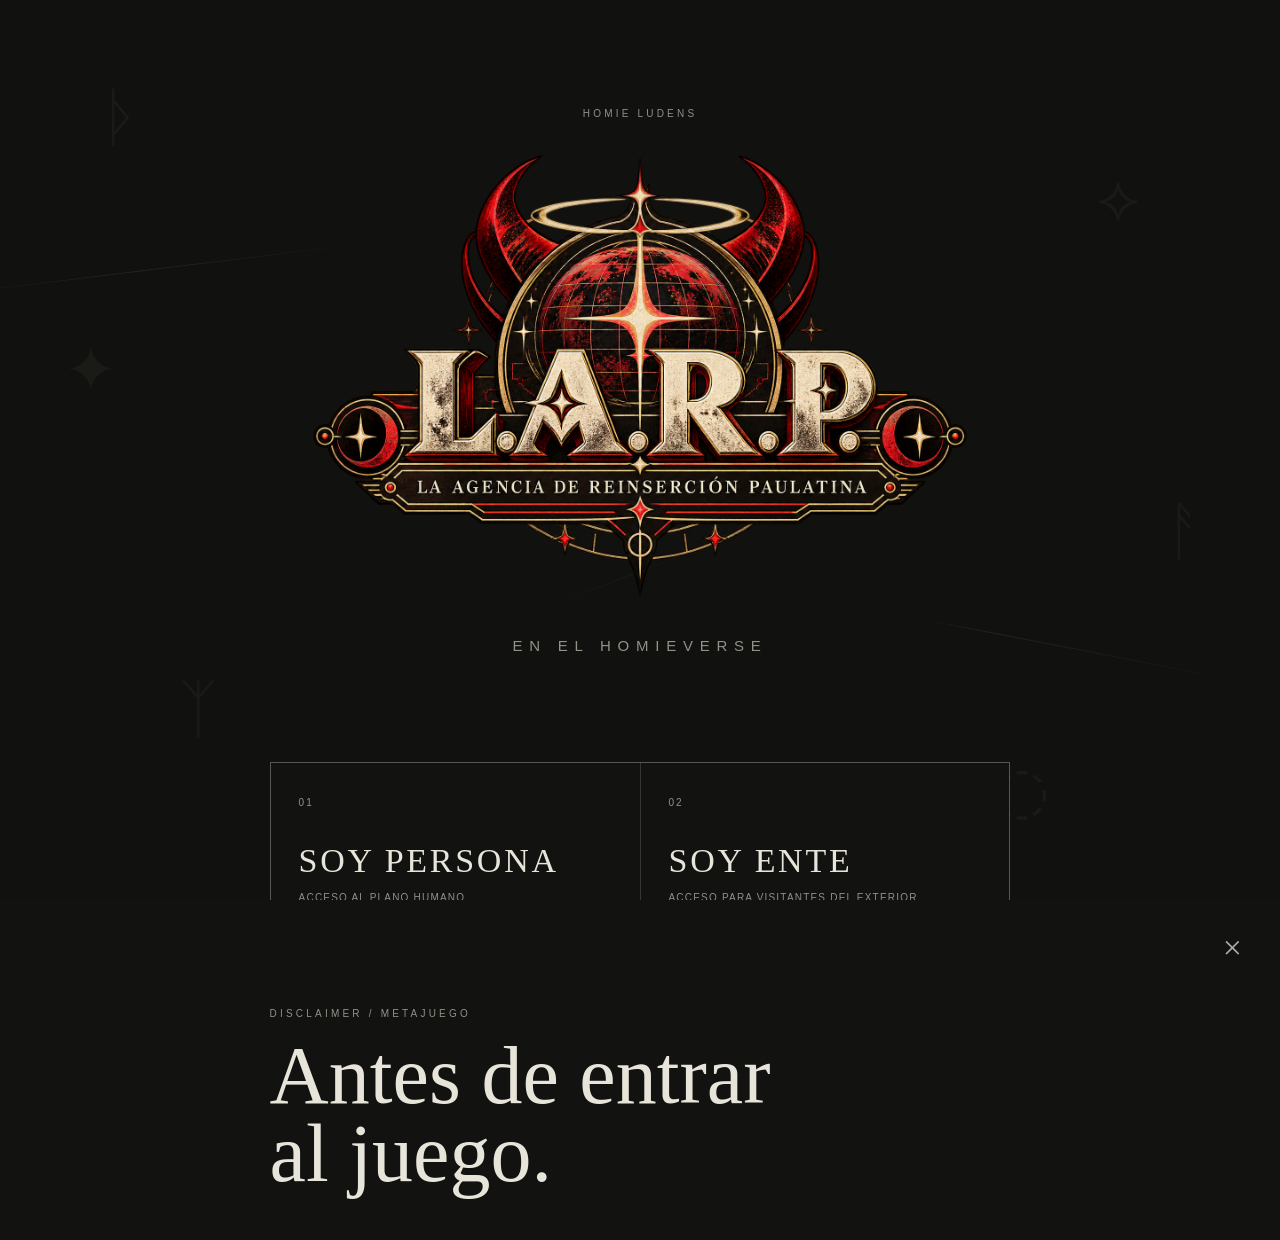
<file: index.html>
<!DOCTYPE html>
<html lang="es">
<head>
  <meta charset="UTF-8">
  <meta name="viewport" content="width=device-width, initial-scale=1.0">

  <title>LARP en el HomieVerse</title>

  <meta
    name="description"
    content="LARP en el HomieVerse. Elige tu plano."
  >

  <link rel="stylesheet" href="style.css">
</head>

<body>

  <!-- CAPA ATMOSFÉRICA -->
  <div class="veil" aria-hidden="true">

    <!-- Glifos y símbolos casi imperceptibles -->
    <span class="glyph g1">ᚦ</span>
    <span class="glyph g2">⟡</span>
    <span class="glyph g3">ᛉ</span>
    <span class="glyph g4">◌</span>
    <span class="glyph g5">ᚨ</span>
    <span class="glyph g6">✦</span>

    <!-- Desgarres -->
    <span class="tear tear-a"></span>
    <span class="tear tear-b"></span>
    <span class="tear tear-c"></span>

  </div>


  <!-- PORTADA -->

  <main class="landing">

    <header class="brand">

     
      <p class="eyebrow">
        HOMIE LUDENS
      </p>

  <img
  src="./LARP-logo.png"
  alt="L.A.R.P. — La Agencia de Reinserción Paulatina"
  style="display:block; width:min(92%, 760px); height:auto; margin:2rem auto;"
>

      <p class="subtitle">
        EN EL HOMIEVERSE
      </p>

    </header>


    <!-- PUERTAS -->

    <nav class="doors" aria-label="Accesos principales">

      <button
        class="door"
        data-kind="human"
      >

        <span class="door-index">
          01
        </span>

        <span class="door-title">
          SOY PERSONA
        </span>

        <span class="door-note">
          Acceso al plano humano
        </span>

      </button>


      <button
        class="door"
        data-kind="entity"
      >

        <span class="door-index">
          02
        </span>

        <span class="door-title">
          SOY ENTE
        </span>

        <span class="door-note">
          Acceso para visitantes del Exterior
        </span>

      </button>


      <a
        class="door door-link"
        href="#disclaimer"
      >

        <span class="door-index">
          03
        </span>

        <span class="door-title">
          DISCLAIMER
        </span>

        <span class="door-note">
          Información, antecedentes y metajuego
        </span>

      </a>

    </nav>


    <footer>

      <span>
        HOMIEVERSE // LARP
      </span>

      <span>
        LA MEMBRANA ES LA FRONTERA, EL VELO LA TENENCIA
      </span>

    </footer>

  </main>


  <!-- DISCLAIMER / METAJUEGO -->

  <section
    id="disclaimer"
    class="meta-panel"
    aria-label="Información del LARP"
  >

    <button
      class="close-meta"
      aria-label="Cerrar"
    >
      ×
    </button>


    <div class="meta-inner">

      <p class="eyebrow">
        DISCLAIMER / METAJUEGO
      </p>

      <h2>
        Antes de entrar<br>
        al juego.
      </h2>


      <div class="meta-grid">

       <a
  class="meta-card-link"
  href="que-es.html"
>

  <article>

    <h3>
      ¿QUÉ ES?
    </h3>

    <p>
      Conoce qué es un LARP, cómo sumarte y participar en
      una experiencia inmersiva inolvidable.
    </p>

  </article>

</a>

      
       <a
  class="meta-card-link"
  href="archivo.html"
>
  <article>
    <h3>
      ARCHIVO
    </h3>
    <p>
      Antecedentes, memoria, fotografías y documentos del HomieVerse y LARPs anteriores.
    </p>
  </article>
</a>


        <article>

          <h3>
            PRÓXIMAS FECHAS
          </h3>

          <p>
           <strong>SESIÓN DE PREGUNTAS Y RESPUESTAS</strong>
            Lunes 19 de septiembre a las 8 pm, en las sesiones de Diapos y Saberes en Homie Ludens

             <strong>SESIÓN DE LARP PRESENCIAL</strong>
            Sábado 24 de octubre a partir de las 7 pm en Homie Ludens. Sitio de Inicio por definir.
          </p>

        </article>


       <a
  class="meta-card-link"
 href="metajuego.html"
>
  <article>
    <h3>
      METAJUEGO
    </h3>
    <p>
      "Todo" lo que necesitas saber del universo en el que jugaremos.
      Información para quienes cruzan la Membrana.
      Noticias, orientación y oportunidades.
      Siempre un plano adelante.
    </p>
  </article>
</a>

        <a
  class="meta-card-link"
  href="seguridad.html"
>

  <article>

    <h3>
      #JUEGABONITO
    </h3>

    <p>
      HERRAMIENTAS DE SEGURIDAD
    </p>

  </article>

</a>

        <article
  style="
    display:flex;
    align-items:center;
    justify-content:center;
    padding:30px;
  "
>

  <img
    src="LARP2026.png"
    alt="Logo HomieVerse LARP 2026"
    style="
      width:70%;
      max-width:260px;
      height:auto;
      object-fit:contain;
    "
  >

</article>
        
      </div>

    </div>

  </section>


  <!-- POP UP DE IDENTIDAD -->

  <div
    class="modal"
    id="identityModal"
    aria-hidden="true"
    role="dialog"
    aria-modal="true"
  >

    <div class="modal-box">

      <p class="warning-mark">
        ⚠
      </p>

      <p class="eyebrow">
        ACCESS WARNING
      </p>

      <h2 id="modalTitle">
        Verificación de identidad
      </h2>

      <p id="modalText">
      </p>


      <label class="confirm">

        <input
          type="checkbox"
          id="identityCheck"
        >

        <span id="checkText">
        </span>

      </label>


      <button
        class="continue"
        id="continueBtn"
        disabled
      >
        CONTINUAR
      </button>


      <button
        class="cancel"
        id="cancelBtn"
      >
        CANCELAR
      </button>

    </div>

  </div>


  <script src="script.js"></script>

</body>
</html>
</file>
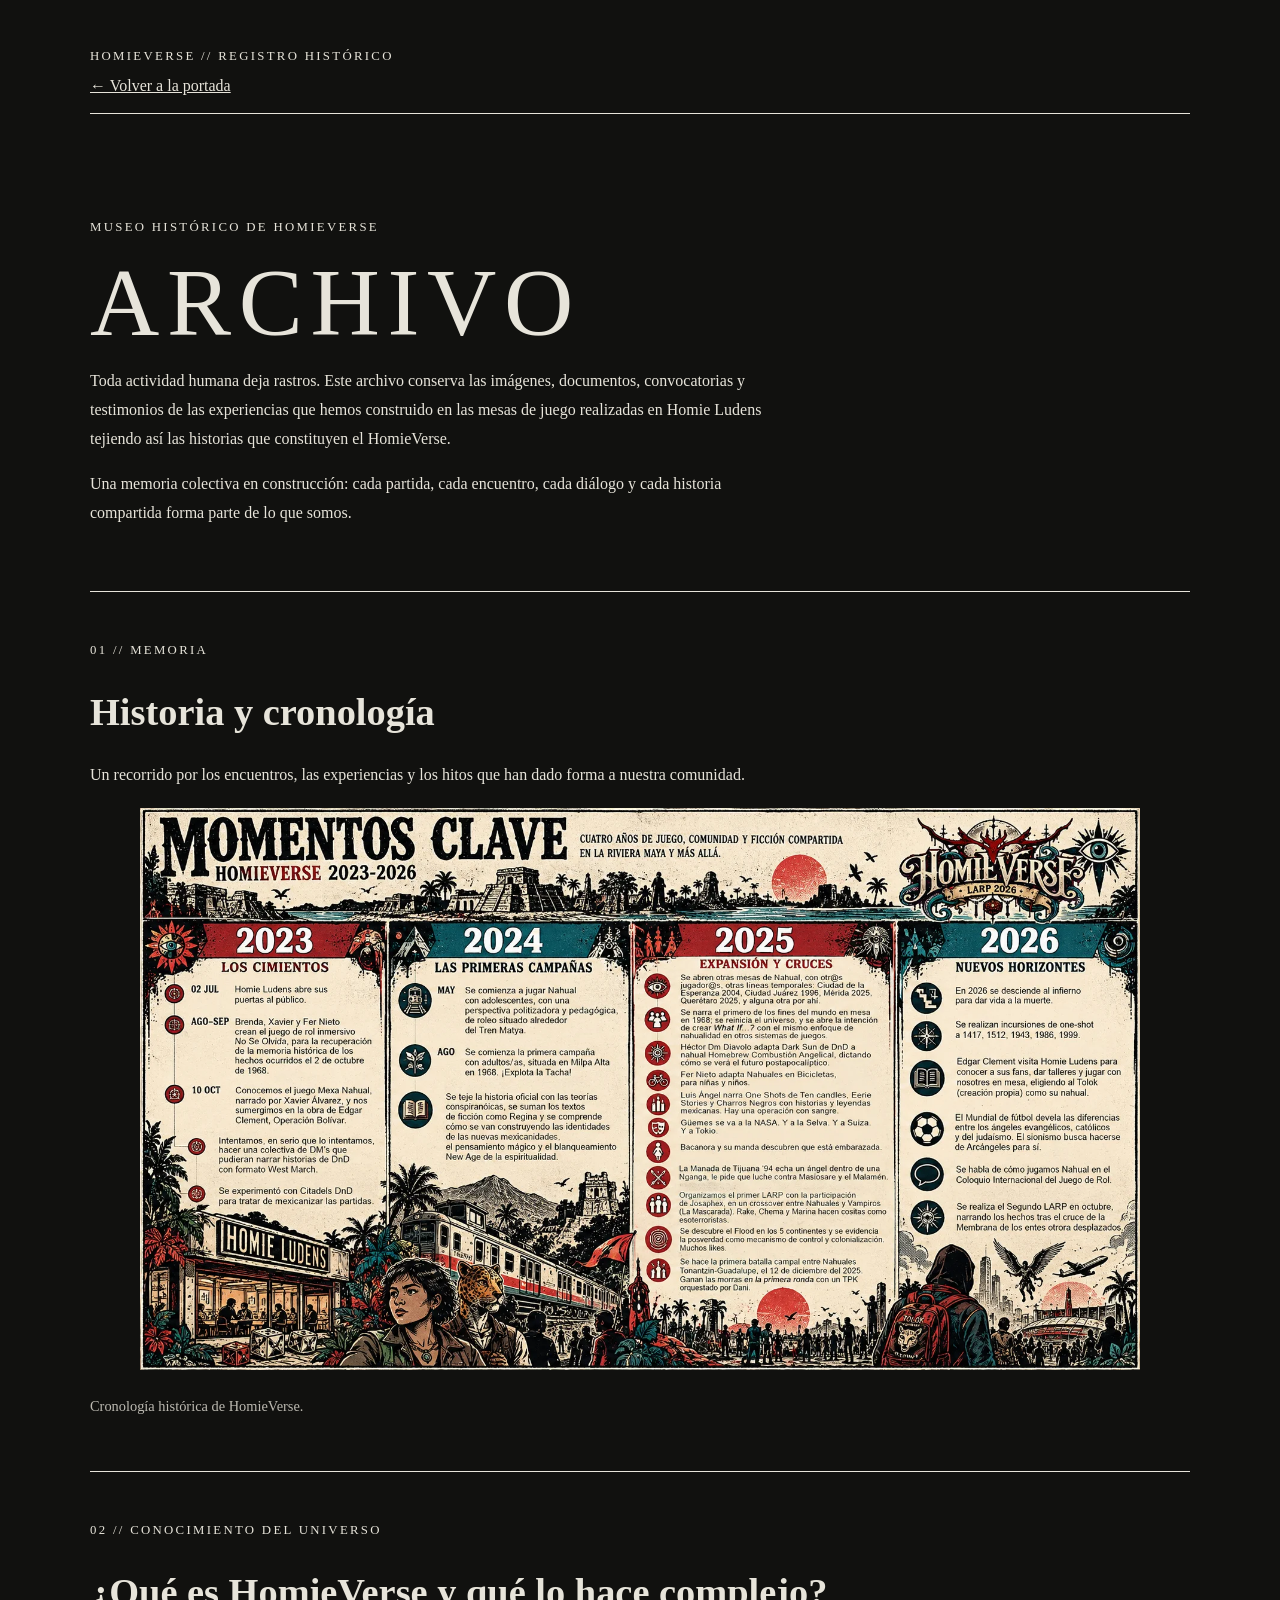
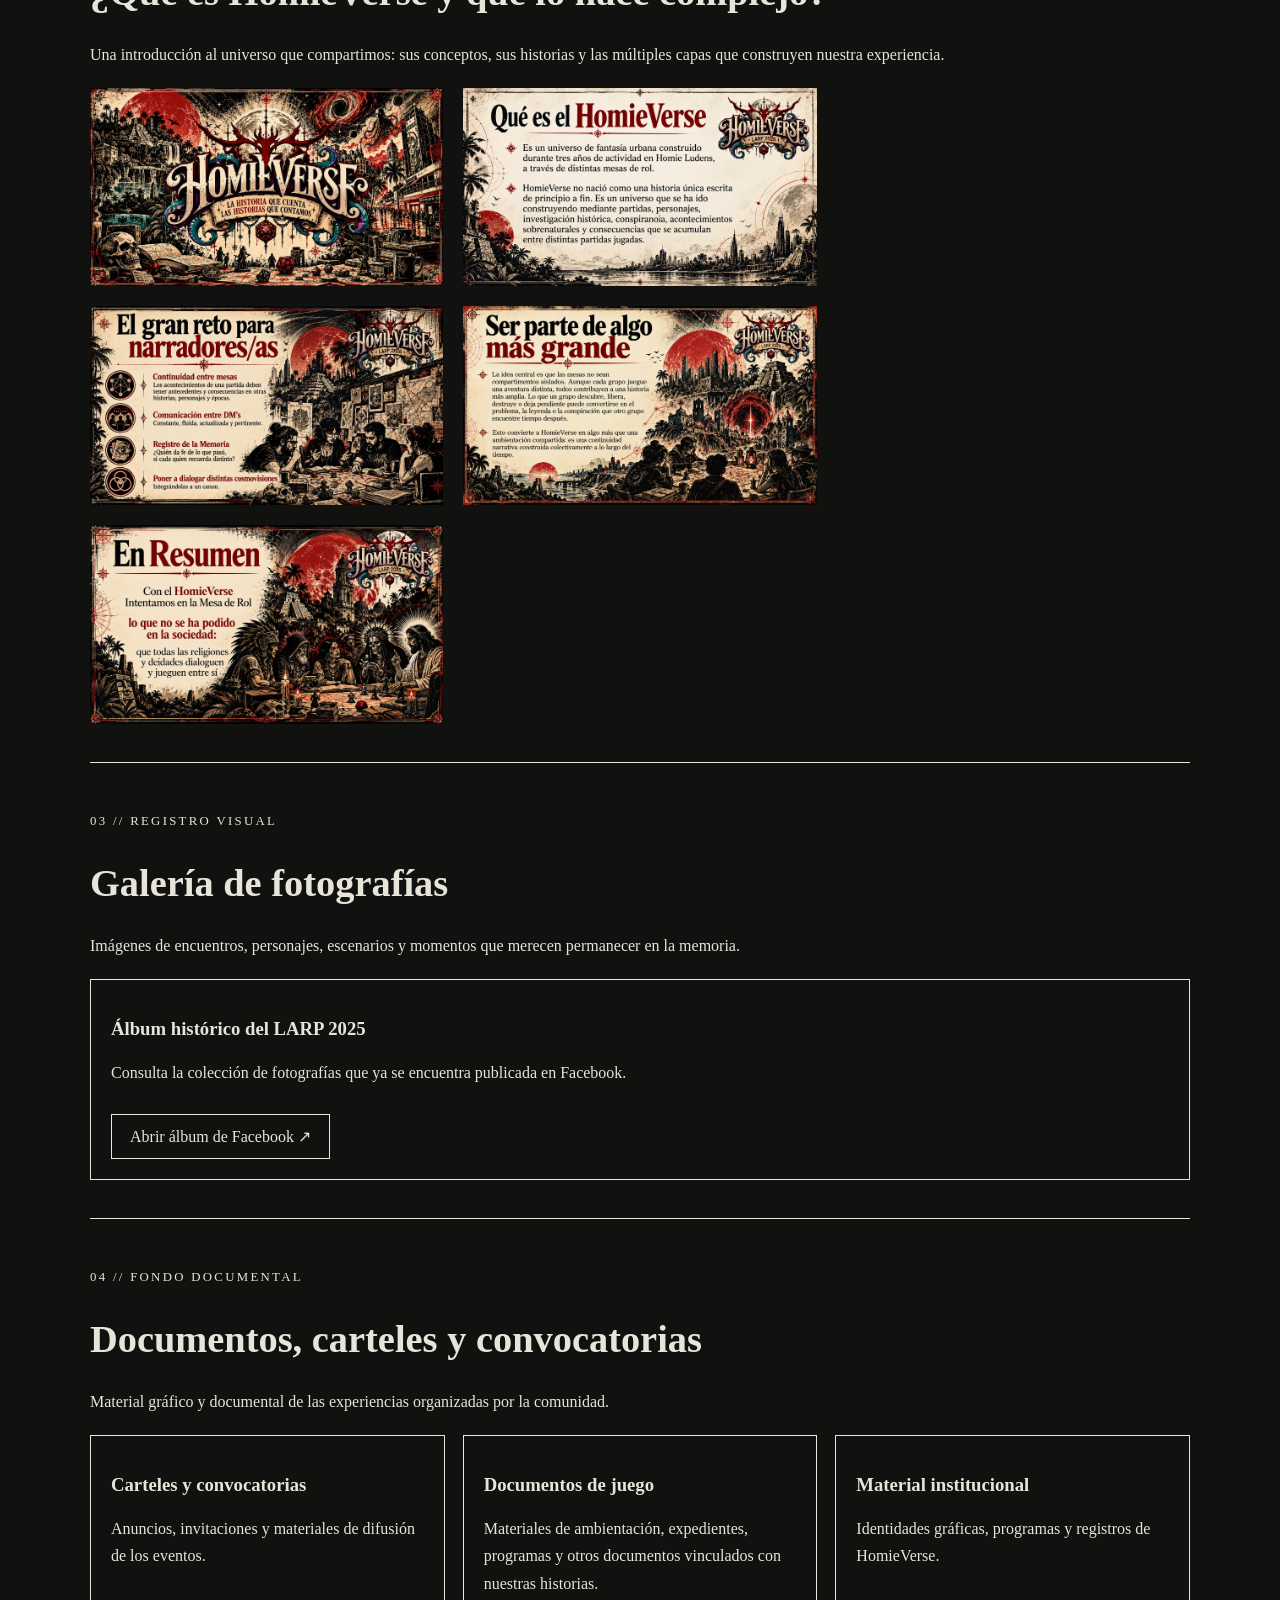
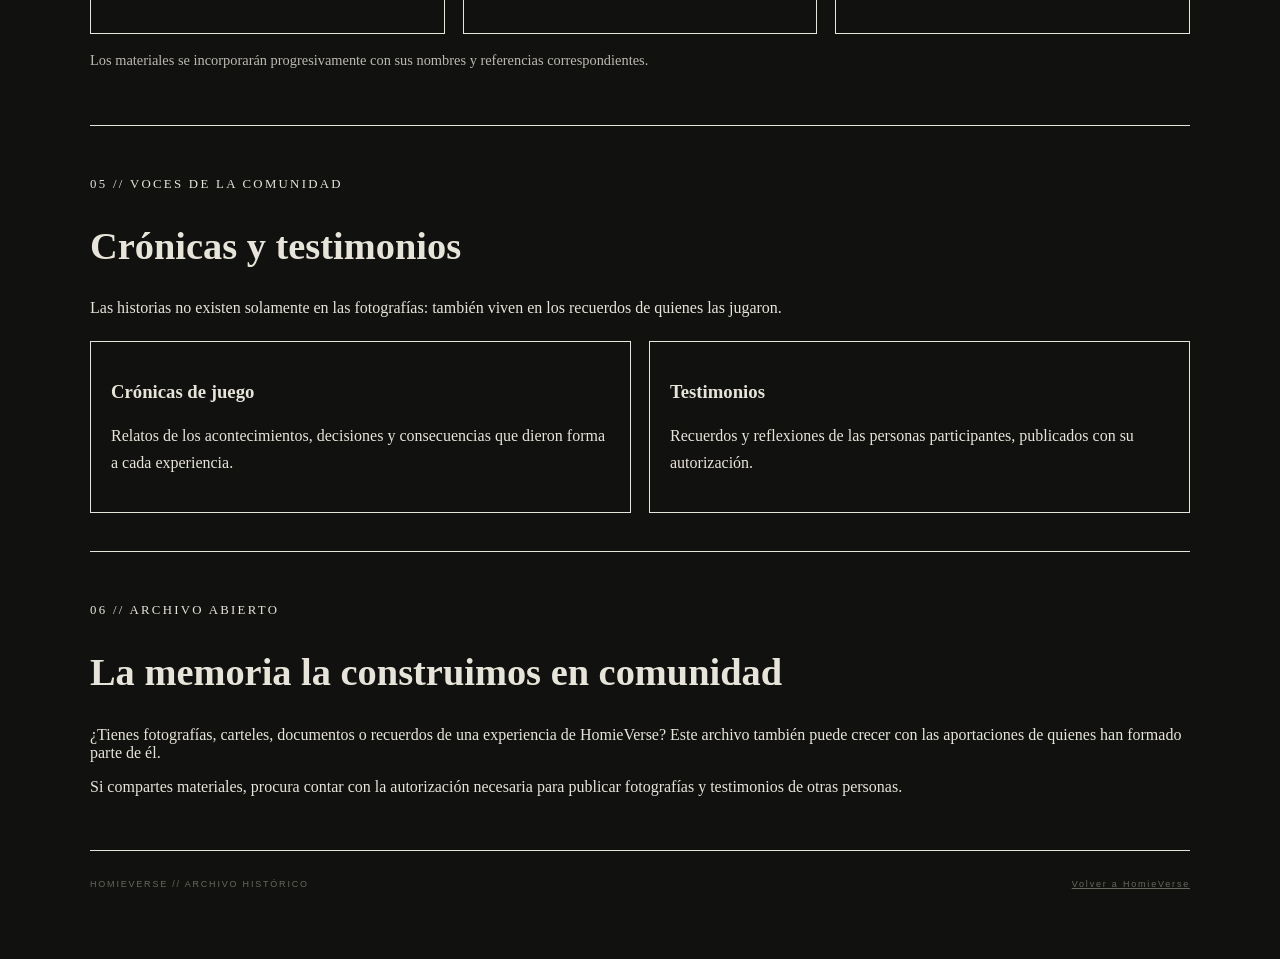
<file: archivo.html>
<!DOCTYPE html>
<html lang="es">
<head>
  <meta charset="UTF-8">
  <meta name="viewport" content="width=device-width, initial-scale=1.0">
  <meta name="description" content="Archivo histórico de HomieVerse: fotografías, documentos, cronología y memoria de nuestros LARP.">
  <title>Memoria Histórica // HomieVerse</title>
  <link rel="stylesheet" href="style.css">

  <style>
    .archive-page {
      width: min(1100px, 92%);
      margin: 0 auto;
      padding: 36px 0 70px;
    }

    .archive-top {
      border-bottom: 1px solid currentColor;
      padding-bottom: 18px;
      margin-bottom: 42px;
    }

    .archive-top a,
    .archive-section a {
      color: inherit;
    }

    .archive-kicker {
      letter-spacing: .18em;
      text-transform: uppercase;
      font-size: .8rem;
    }

    .archive-hero {
      padding: 48px 0;
      border-bottom: 1px solid currentColor;
    }

    .archive-hero h1 {
      font-size: clamp(2.6rem, 8vw, 6rem);
      line-height: 1;
      margin: 16px 0;
    }

    .archive-hero p {
      max-width: 680px;
      line-height: 1.8;
    }

    .archive-section {
      padding: 38px 0;
      border-bottom: 1px solid currentColor;
    }

    .archive-section h2 {
      font-size: clamp(1.5rem, 4vw, 2.4rem);
    }

    .archive-grid {
      display: grid;
      grid-template-columns: repeat(auto-fit, minmax(220px, 1fr));
      gap: 18px;
      margin-top: 24px;
    }

    .archive-card {
      border: 1px solid currentColor;
      padding: 20px;
      min-width: 0;
    }

    .archive-card p {
      line-height: 1.7;
    }

    .archive-button {
      display: inline-block;
      border: 1px solid currentColor;
      padding: 12px 18px;
      margin-top: 12px;
      text-decoration: none;
    }

    .archive-note {
      font-size: .9rem;
      line-height: 1.7;
      opacity: .8;
    }

    .archive-footer {
      padding-top: 28px;
      display: flex;
      flex-wrap: wrap;
      gap: 18px;
      justify-content: space-between;
    }
  </style>
</head>

<body>

  <main class="archive-page">

    <header class="archive-top">
      <p class="archive-kicker">HomieVerse // Registro histórico</p>
      <a href="index.html">← Volver a la portada</a>
    </header>

    <section class="archive-hero">
      <p class="archive-kicker">Museo histórico de HomieVerse</p>
      <h1>ARCHIVO</h1>
      <p>
        Toda actividad humana deja rastros. Este archivo conserva las imágenes,
        documentos, convocatorias y testimonios de las experiencias
        que hemos construido en las mesas de juego realizadas en Homie Ludens
        tejiendo así las historias que constituyen el HomieVerse.
      </p>
      <p>
        Una memoria colectiva en construcción: cada partida, cada encuentro,
        cada diálogo y cada historia compartida forma parte de lo que somos.
      </p>
    </section>

    <section class="archive-section" id="historia">
      <p class="archive-kicker">01 // Memoria</p>
      <h2>Historia y cronología</h2>
      <p>
        Un recorrido por los encuentros, las experiencias y los hitos
        que han dado forma a nuestra comunidad.
      </p>

      <div class="archive-timeline">
        <img
          src="06 Cronologia.webp"
          alt="Cronología histórica de HomieVerse"
          loading="lazy"
          decoding="async"
          style="display:block; width:100%; max-width:1000px; height:auto; margin:24px auto;"
        >
        <p class="archive-note">
          Cronología histórica de HomieVerse.
        </p>
      </div>

    </section>

    <section class="archive-section" id="universo">
      <p class="archive-kicker">02 // Conocimiento del universo</p>
      <h2>¿Qué es HomieVerse y qué lo hace complejo?</h2>
      <p>
        Una introducción al universo que compartimos: sus conceptos,
        sus historias y las múltiples capas que construyen nuestra experiencia.
      </p>

      <div style="display:grid; grid-template-columns:repeat(auto-fit,minmax(min(100%,320px),1fr)); gap:20px; margin-top:24px;">

        <img
          src="00.webp"
          alt="HomieVerse: introducción, lámina 00"
          loading="lazy"
          decoding="async"
          style="display:block;width:100%;height:auto;"
        >

        <img
          src="01.webp"
          alt="HomieVerse: explicación, lámina 01"
          loading="lazy"
          decoding="async"
          style="display:block;width:100%;height:auto;"
        >

        <img
          src="02.webp"
          alt="HomieVerse: explicación, lámina 02"
          loading="lazy"
          decoding="async"
          style="display:block;width:100%;height:auto;"
        >

        <img
          src="03.webp"
          alt="HomieVerse: explicación, lámina 03"
          loading="lazy"
          decoding="async"
          style="display:block;width:100%;height:auto;"
        >

        <img
          src="04.webp"
          alt="HomieVerse: explicación, lámina 04"
          loading="lazy"
          decoding="async"
          style="display:block;width:100%;height:auto;"
        >

        <img
          src="05.webp"
          alt="HomieVerse: explicación, lámina 05"
          loading="lazy"
          decoding="async"
          style="display:block;width:100%;height:auto;"
        >

        <img
          src="07.webp"
          alt="HomieVerse: explicación, lámina 07"
          loading="lazy"
          decoding="async"
          style="display:block;width:100%;height:auto;"
        >

      </div>
    </section>

    <section class="archive-section" id="fotografias">
      <p class="archive-kicker">03 // Registro visual</p>
      <h2>Galería de fotografías</h2>
      <p>
        Imágenes de encuentros, personajes, escenarios y momentos
        que merecen permanecer en la memoria.
      </p>

      <div class="archive-grid">
        <article class="archive-card">
          <h3>Álbum histórico del LARP 2025</h3>
          <p>
            Consulta la colección de fotografías que ya se encuentra
            publicada en Facebook.
          </p>
          <a
            class="archive-button"
            href="https://www.facebook.com/media/set/?set=a.697075286747748&type=3"
            target="_blank"
            rel="noopener noreferrer"
          >
            Abrir álbum de Facebook ↗
          </a>
        </article>
      </div>
    </section>

    <section class="archive-section" id="documentos">
      <p class="archive-kicker">04 // Fondo documental</p>
      <h2>Documentos, carteles y convocatorias</h2>
      <p>
        Material gráfico y documental de las experiencias organizadas
        por la comunidad.
      </p>

      <div class="archive-grid">
        <article class="archive-card">
          <h3>Carteles y convocatorias</h3>
          <p>
            Anuncios, invitaciones y materiales de difusión de los eventos.
          </p>
        </article>

        <article class="archive-card">
          <h3>Documentos de juego</h3>
          <p>
            Materiales de ambientación, expedientes, programas y otros
            documentos vinculados con nuestras historias.
          </p>
        </article>

        <article class="archive-card">
          <h3>Material institucional</h3>
          <p>
            Identidades gráficas, programas y registros de HomieVerse.
          </p>
        </article>
      </div>

      <p class="archive-note">
        Los materiales se incorporarán progresivamente con sus nombres
        y referencias correspondientes.
      </p>
    </section>

    <section class="archive-section" id="cronicas">
      <p class="archive-kicker">05 // Voces de la comunidad</p>
      <h2>Crónicas y testimonios</h2>
      <p>
        Las historias no existen solamente en las fotografías:
        también viven en los recuerdos de quienes las jugaron.
      </p>

      <div class="archive-grid">
        <article class="archive-card">
          <h3>Crónicas de juego</h3>
          <p>
            Relatos de los acontecimientos, decisiones y consecuencias
            que dieron forma a cada experiencia.
          </p>
        </article>

        <article class="archive-card">
          <h3>Testimonios</h3>
          <p>
            Recuerdos y reflexiones de las personas participantes,
            publicados con su autorización.
          </p>
        </article>
      </div>
    </section>

    <section class="archive-section" id="participar">
      <p class="archive-kicker">06 // Archivo abierto</p>
      <h2>La memoria la construimos en comunidad</h2>
      <p>
        ¿Tienes fotografías, carteles, documentos o recuerdos de una
        experiencia de HomieVerse? Este archivo también puede crecer
        con las aportaciones de quienes han formado parte de él.
      </p>
      <p>
        Si compartes materiales, procura contar con la autorización
        necesaria para publicar fotografías y testimonios de otras personas.
      </p>
    </section>

    <footer class="archive-footer">
      <span>HOMIEVERSE // ARCHIVO HISTÓRICO</span>
      <a href="index.html">Volver a HomieVerse</a>
    </footer>

  </main>

</body>
</html>
</file>
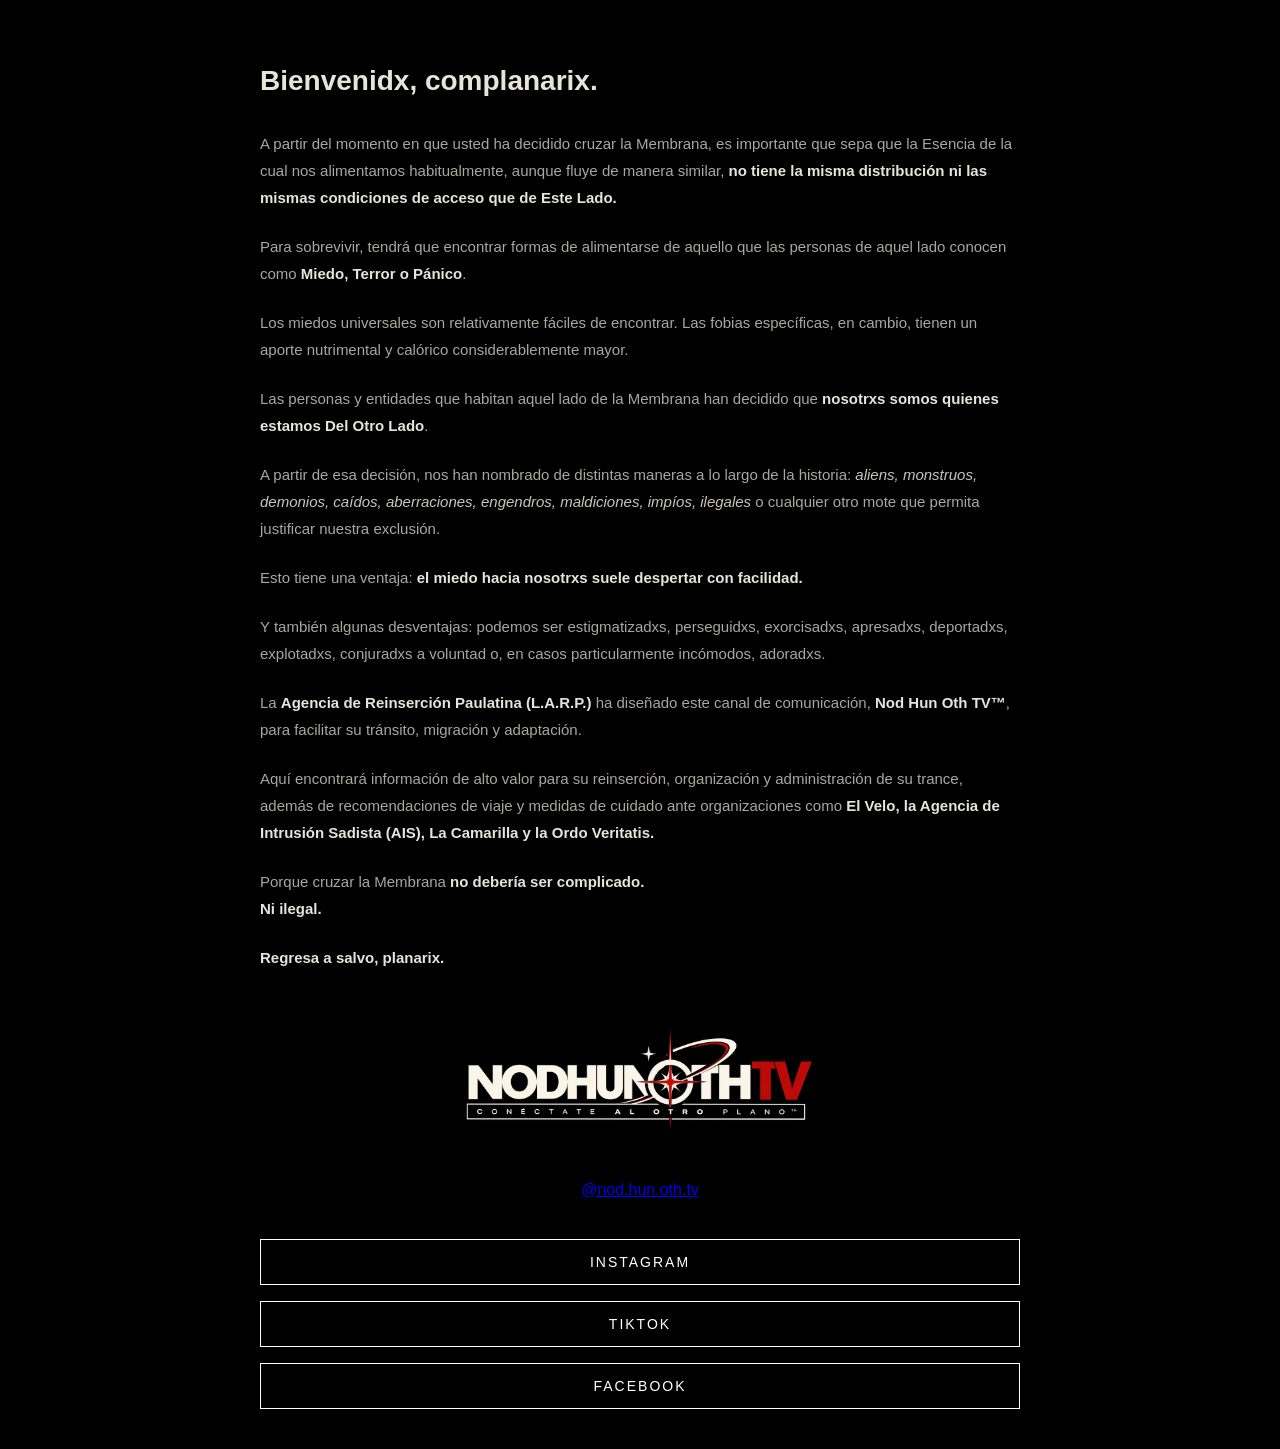
<file: ente.html>
<!DOCTYPE html>
<html lang="es">
<head>
  <meta charset="UTF-8">
  <meta name="viewport" content="width=device-width, initial-scale=1.0">

  <title>Nod Hun Oth TV™</title>

  <style>
    body {
      margin: 0;
      min-height: 100vh;
      background: #000;
      color: #fff;
      display: flex;
      justify-content: center;
      align-items: center;
      font-family: Arial, sans-serif;
    }

    .ente {
      width: 100%;
      max-width: 800px;
      text-align: center;
      padding: 40px 20px;
      box-sizing: border-box;
    }

    .logo {
      display: block;
      width: min(80%, 360px);
      height: auto;
      margin: 0 auto 40px;
    }

    .tiktok-container {
      width: 100%;
      max-width: 605px;
      margin: 0 auto 40px;
      overflow: hidden;
    }

    .tiktok-embed {
      margin: 0 auto !important;
    }

    .links {
      display: flex;
      flex-direction: column;
      gap: 16px;
    }

    .links a {
      display: block;
      padding: 14px;
      color: #fff;
      text-decoration: none;
      border: 1px solid #fff;
      font-size: 14px;
      letter-spacing: 2px;
    }

    .links a:hover {
      background: #fff;
      color: #000;
    }

    .ente-welcome {
      max-width: 800px;
      margin: 0 auto 50px;
      color: #aaa79e;
      font-size: 15px;
      line-height: 1.8;
      text-align: left;
    }

    .ente-welcome h1 {
      color: #e7e4da;
      font-size: 28px;
      line-height: 1.3;
      margin-bottom: 30px;
    }

    .ente-welcome p {
      margin: 0 0 22px;
    }

    .ente-welcome strong {
      color: #e7e4da;
    }

    .ente-welcome em {
      color: #c8c5bb;
    }
  </style>
</head>

<body>

  <main class="ente">

    <section class="ente-welcome">

      <h1>Bienvenidx, complanarix.</h1>

      <p>
        A partir del momento en que usted ha decidido cruzar la Membrana, es importante que sepa que la Esencia de la cual nos alimentamos habitualmente, aunque fluye de manera similar, <strong>no tiene la misma distribución ni las mismas condiciones de acceso que de Este Lado.</strong>
      </p>

      <p>
        Para sobrevivir, tendrá que encontrar formas de alimentarse de aquello que las personas de aquel lado conocen como <strong>Miedo, Terror o Pánico</strong>.
      </p>

      <p>
        Los miedos universales son relativamente fáciles de encontrar. Las fobias específicas, en cambio, tienen un aporte nutrimental y calórico considerablemente mayor.
      </p>

      <p>
        Las personas y entidades que habitan aquel lado de la Membrana han decidido que <strong>nosotrxs somos quienes estamos Del Otro Lado</strong>.
      </p>

      <p>
        A partir de esa decisión, nos han nombrado de distintas maneras a lo largo de la historia: <em>aliens, monstruos, demonios, caídos, aberraciones, engendros, maldiciones, impíos, ilegales</em> o cualquier otro mote que permita justificar nuestra exclusión.
      </p>

      <p>
        Esto tiene una ventaja: <strong>el miedo hacia nosotrxs suele despertar con facilidad.</strong>
      </p>

      <p>
        Y también algunas desventajas: podemos ser estigmatizadxs, perseguidxs, exorcisadxs, apresadxs, deportadxs, explotadxs, conjuradxs a voluntad o, en casos particularmente incómodos, adoradxs.
      </p>

      <p>
        La <strong>Agencia de Reinserción Paulatina (L.A.R.P.)</strong> ha diseñado este canal de comunicación, <strong>Nod Hun Oth TV™</strong>, para facilitar su tránsito, migración y adaptación.
      </p>

      <p>
        Aquí encontrará información de alto valor para su reinserción, organización y administración de su trance, además de recomendaciones de viaje y medidas de cuidado ante organizaciones como <strong>El Velo, la Agencia de Intrusión Sadista (AIS), La Camarilla y la Ordo Veritatis.</strong>
      </p>

      <p>
        Porque cruzar la Membrana <strong>no debería ser complicado.</strong><br>
        <strong>Ni ilegal.</strong>
      </p>

      <p>
        <strong>Regresa a salvo, planarix.</strong>
      </p>

    </section>

    <!-- LOGOTIPO -->
    <img
      class="logo"
      src="b5adb467-8ab9-480c-800d-4e778658ad65.png"
      alt="Nod Hun Oth TV™"
    >

    <!-- VIDEO DE TIKTOK -->
    <div class="tiktok-container">

      <blockquote
        class="tiktok-embed"
        cite="https://www.tiktok.com/@nod.hun.oth.tv/video/7696747583150066965"
        data-video-id="7696747583150066965"
        style="max-width:605px; min-width:325px;"
      >
        <section>
          <a
            target="_blank"
            rel="noopener"
            title="@nod.hun.oth.tv"
            href="https://www.tiktok.com/@nod.hun.oth.tv"
          >
            @nod.hun.oth.tv
          </a>
        </section>
      </blockquote>

    </div>

    <!-- ENLACES A REDES SOCIALES -->
    <nav class="links">

      <a
        href="https://www.instagram.com/nodhunoth.tv/"
        target="_blank"
        rel="noopener"
      >
        INSTAGRAM
      </a>

      <a
        href="https://www.tiktok.com/@nod.hun.oth.tv"
        target="_blank"
        rel="noopener"
      >
        TIKTOK
      </a>

      <a
        href="https://www.facebook.com/profile.php?id=61595215197523"
        target="_blank"
        rel="noopener"
      >
        FACEBOOK
      </a>

    </nav>

  </main>

  <!-- SCRIPT DE INSERCIÓN DE TIKTOK -->
  <script async src="https://www.tiktok.com/embed.js"></script>

</body>
</html>
</file>
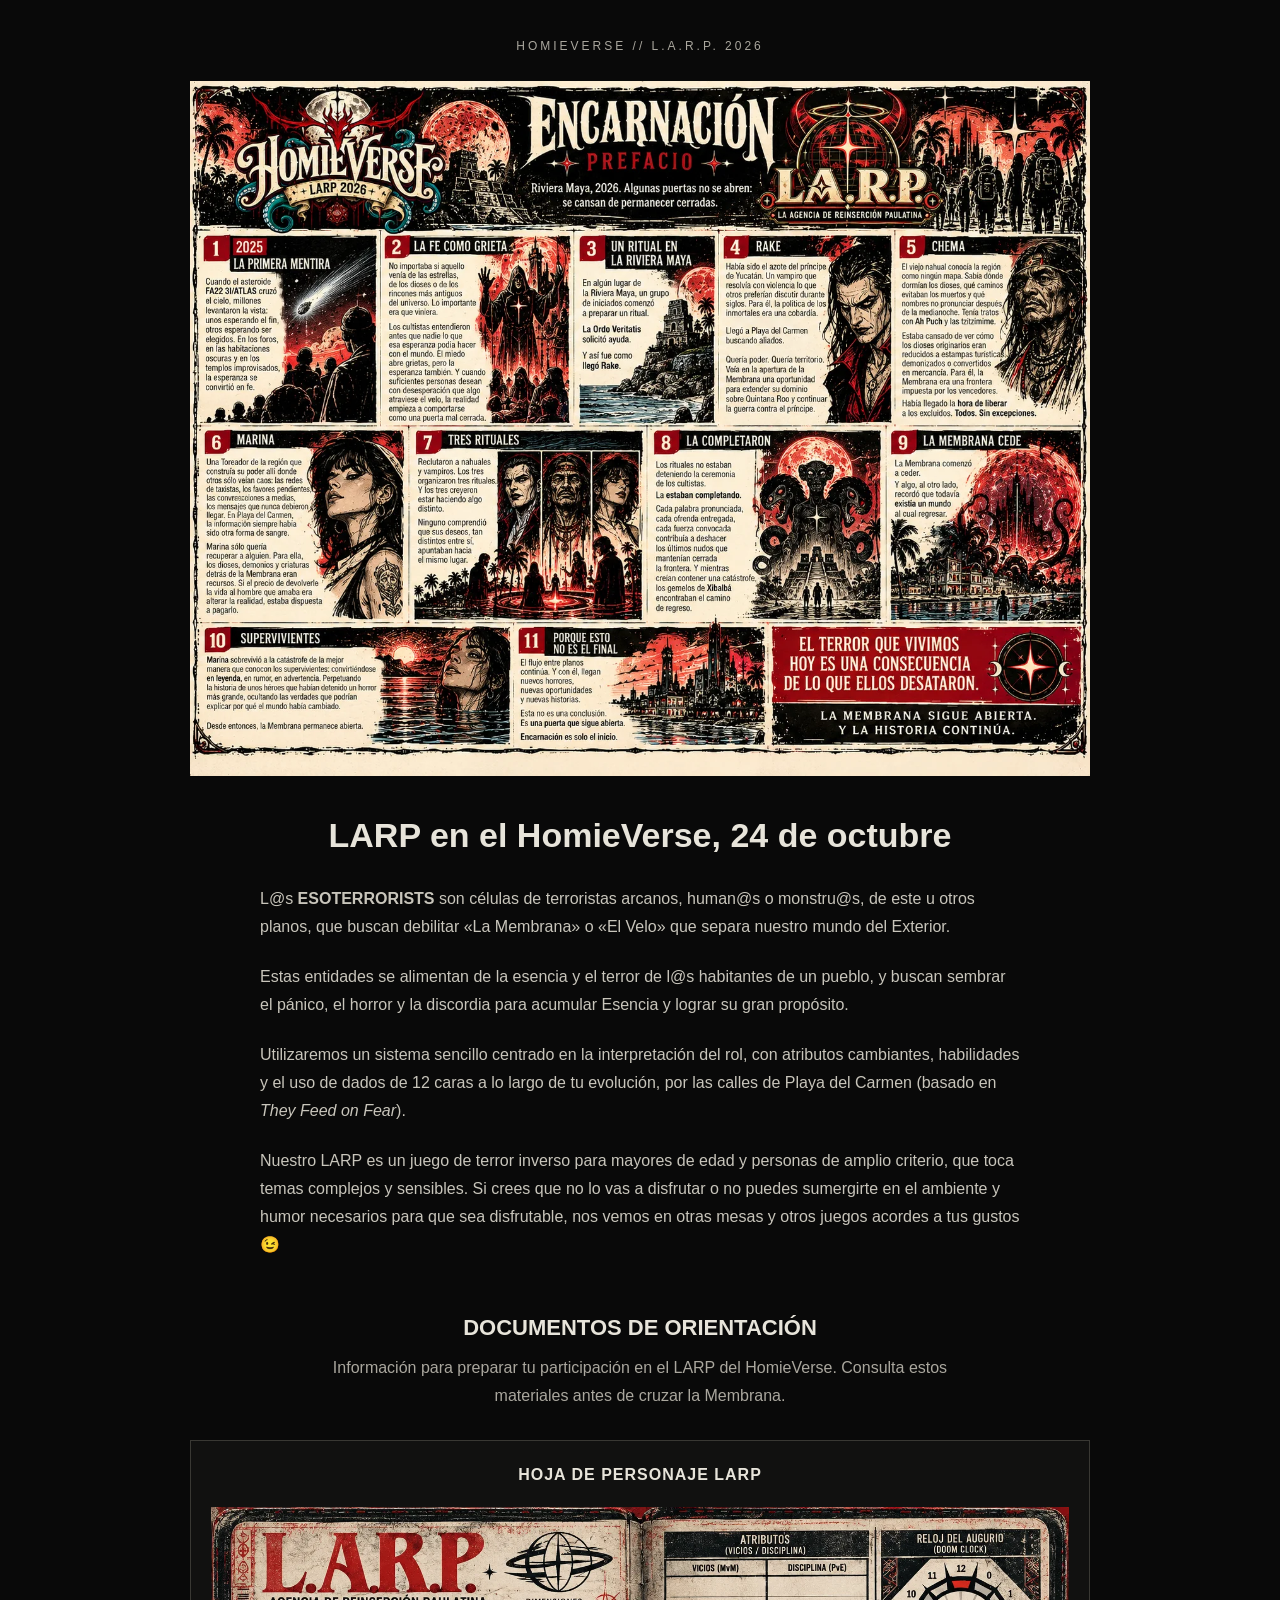
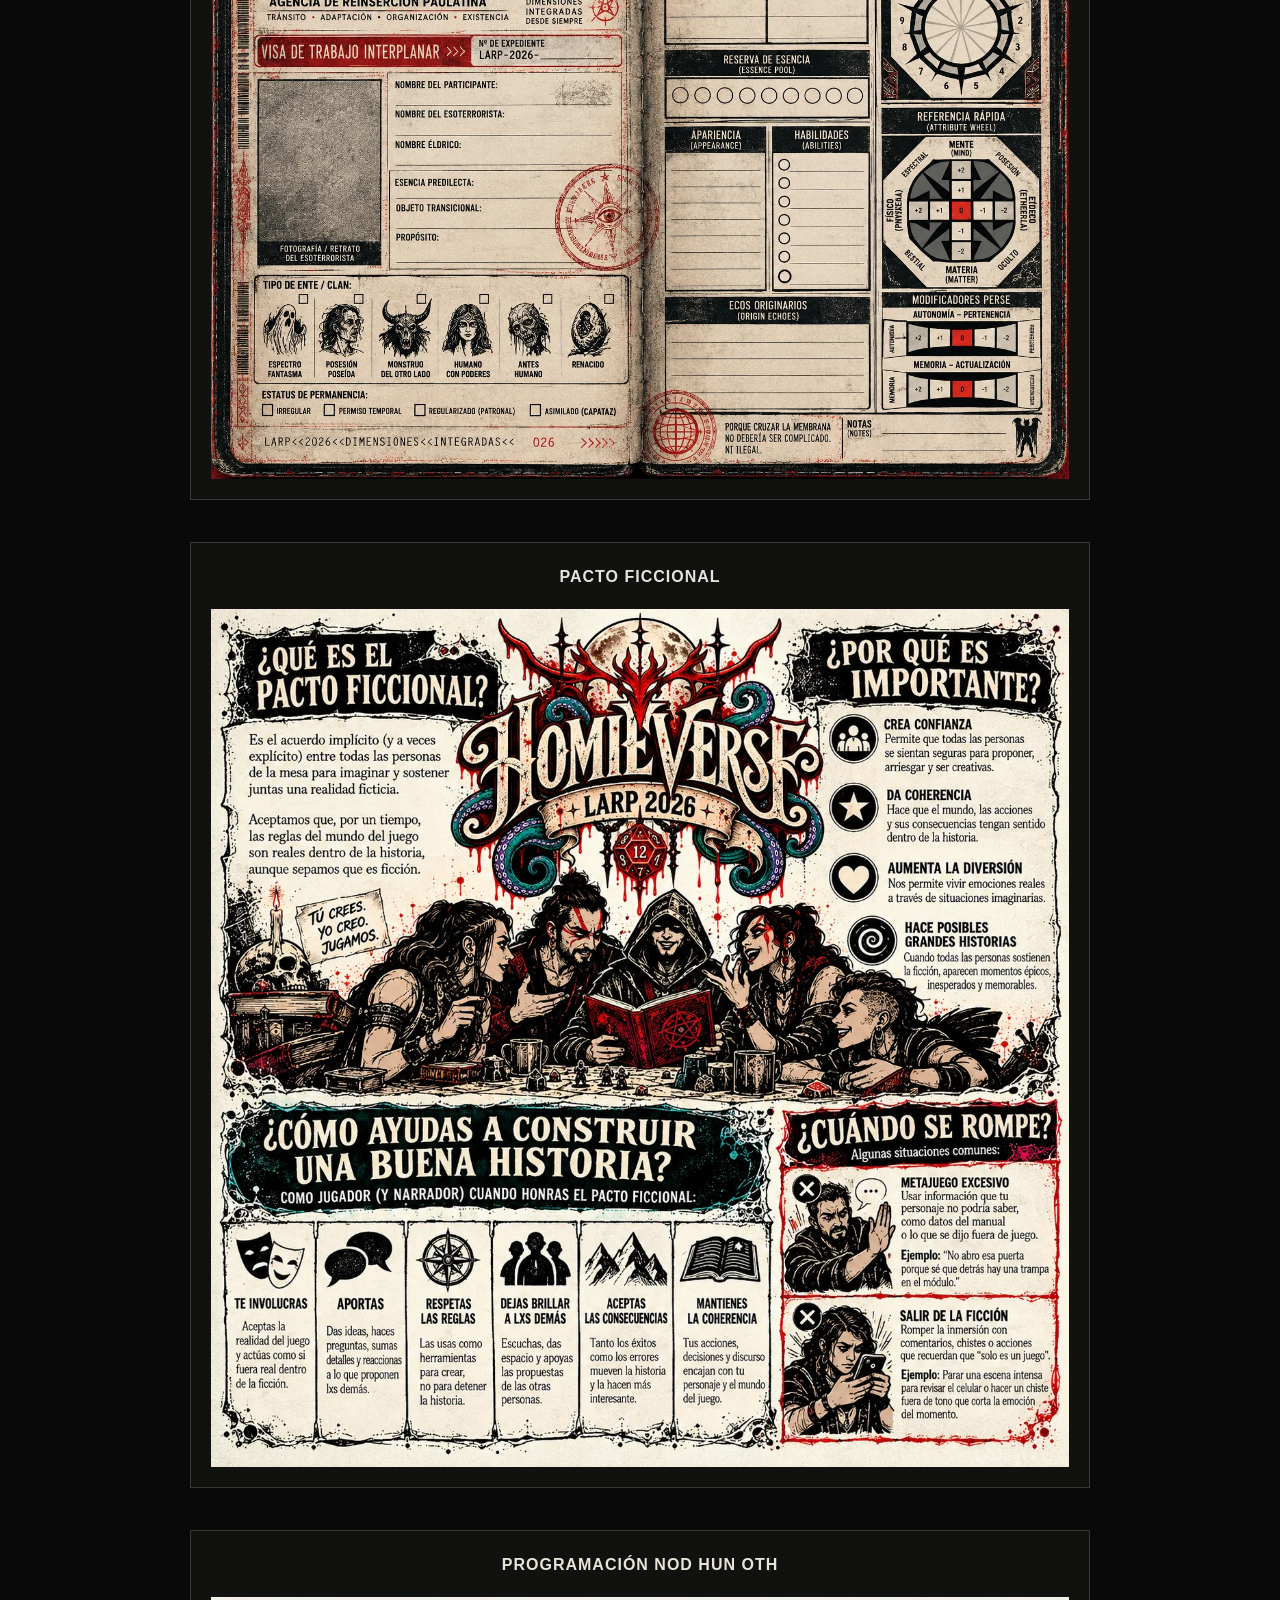
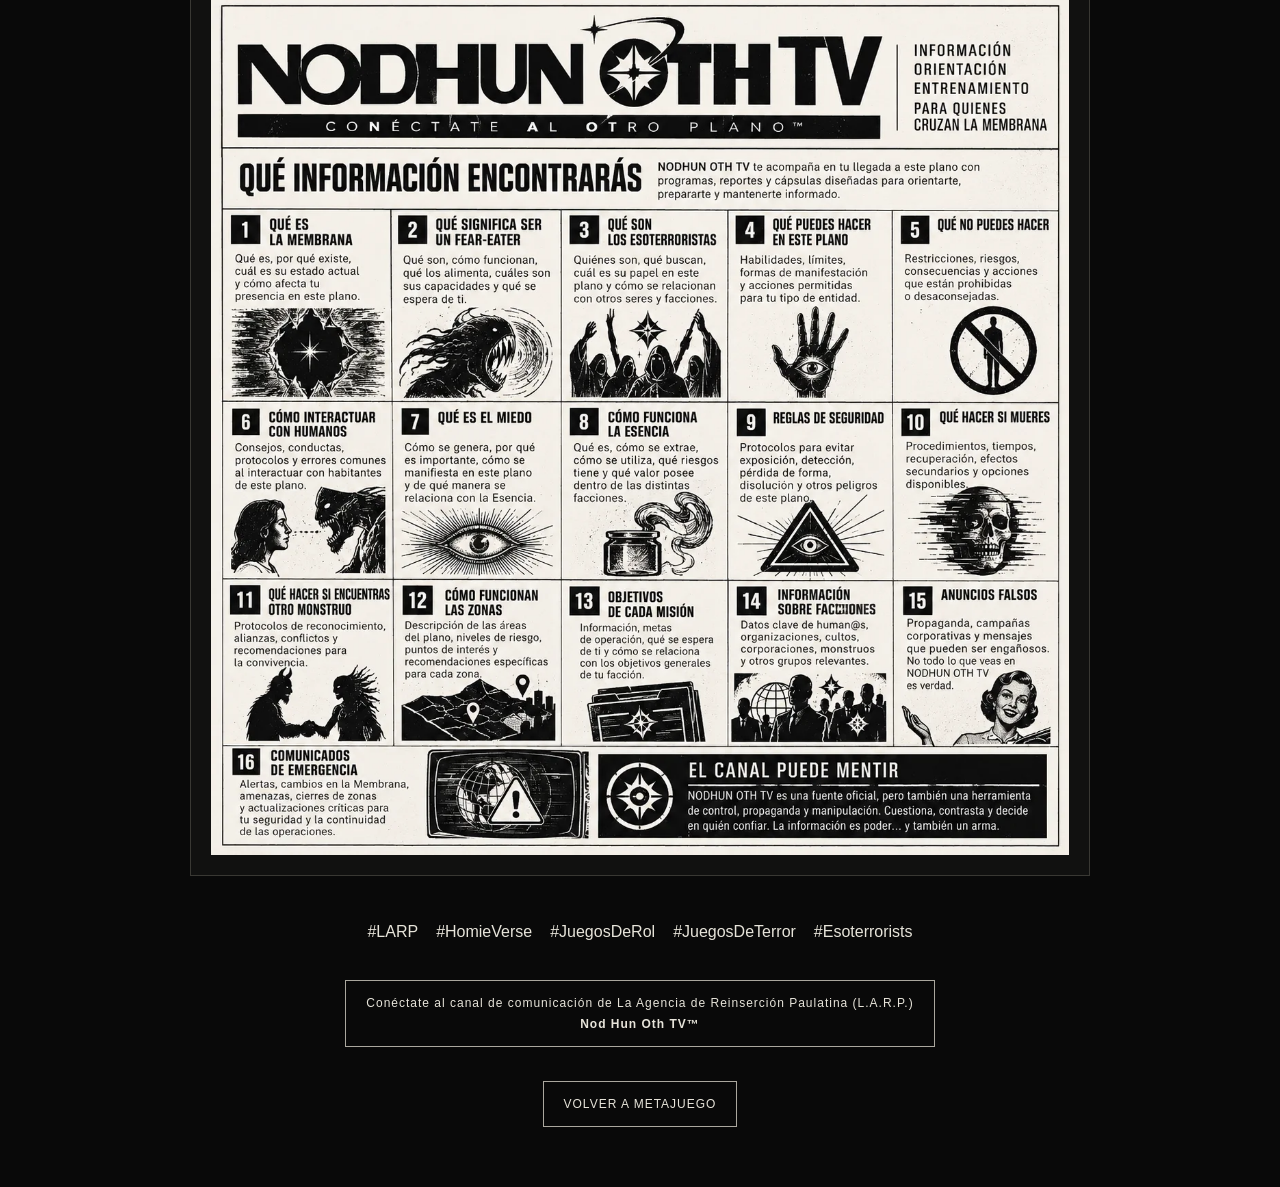
<file: metajuego.html>
<!DOCTYPE html>
<html lang="es">
<head>
  <meta charset="UTF-8">
  <meta name="viewport" content="width=device-width, initial-scale=1.0">

  <title>Metajuego | LARP en el HomieVerse</title>
  <meta
    name="description"
    content="Prefacio, hoja de personaje, pacto ficcional y programación del LARP en el HomieVerse."
  >

  <style>
    * {
      box-sizing: border-box;
    }

    body {
      margin: 0;
      min-height: 100vh;
      background: #090909;
      color: #e7e4da;
      font-family: Arial, sans-serif;
      line-height: 1.75;
    }

    main {
      width: min(100% - 36px, 900px);
      margin: 0 auto;
      padding: 36px 0 60px;
    }

    .eyebrow {
      color: #aaa79e;
      font-size: 12px;
      letter-spacing: 3px;
      text-align: center;
      margin: 0 0 24px;
    }

    .prefacio {
      display: block;
      width: 100%;
      height: auto;
      margin: 0 auto 38px;
    }

    .copy {
      max-width: 760px;
      margin: 0 auto;
      color: #c8c5bb;
      font-size: 16px;
    }

    .copy h1 {
      color: #e7e4da;
      font-size: clamp(24px, 4vw, 34px);
      line-height: 1.25;
      text-align: center;
      margin: 0 0 28px;
    }

    .copy p {
      margin: 0 0 22px;
    }

    .documents {
      margin-top: 54px;
    }

    .documents h2 {
      color: #e7e4da;
      font-size: 22px;
      line-height: 1.35;
      text-align: center;
      margin: 0 0 12px;
    }

    .documents-intro {
      color: #aaa79e;
      text-align: center;
      margin: 0 auto 30px;
      max-width: 650px;
    }

    .document {
      margin: 0 0 42px;
      padding: 20px;
      border: 1px solid #393833;
      background: #111110;
    }

    .document h3 {
      color: #e7e4da;
      font-size: 16px;
      letter-spacing: 1px;
      text-align: center;
      margin: 0 0 18px;
    }

    .document img {
      display: block;
      width: 100%;
      max-width: 100%;
      height: auto;
      margin: 0 auto;
    }

    .hashtags {
      display: flex;
      flex-wrap: wrap;
      justify-content: center;
      gap: 10px 18px;
      margin: 34px 0;
    }

    .hashtags a {
      color: #e7e4da;
      text-decoration: none;
    }

    .hashtags a:hover {
      text-decoration: underline;
    }

    .back {
      display: block;
      width: fit-content;
      max-width: 100%;
      margin: 34px auto 0;
      padding: 12px 20px;
      border: 1px solid #aaa79e;
      color: #e7e4da;
      text-decoration: none;
      font-size: 12px;
      letter-spacing: 1px;
      line-height: 1.7;
      text-align: center;
    }

    .back:hover {
      background: #e7e4da;
      color: #090909;
    }

    @media (max-width: 480px) {
      main {
        width: calc(100% - 24px);
        padding-top: 24px;
      }

      .document {
        padding: 10px;
        margin-bottom: 28px;
      }

      .copy {
        font-size: 15px;
      }
    }
  </style>
</head>

<body>
  <main>
    <p class="eyebrow">HOMIEVERSE // L.A.R.P. 2026</p>

    <!-- PREFACIO -->
    <img
      class="prefacio"
      src="./Prefacio%2000.webp"
      alt="Prefacio del LARP en el HomieVerse"
      loading="eager"
      decoding="async"
    >

    <!-- DESCRIPCIÓN DEL EVENTO -->
    <article class="copy">
      <h1>LARP en el HomieVerse, 24 de octubre</h1>

      <p>
        L@s <strong>ESOTERRORISTS</strong> son células de terroristas arcanos,
        human@s o monstru@s, de este u otros planos, que buscan debilitar
        «La Membrana» o «El Velo» que separa nuestro mundo del Exterior.
      </p>

      <p>
        Estas entidades se alimentan de la esencia y el terror de l@s habitantes
        de un pueblo, y buscan sembrar el pánico, el horror y la discordia para
        acumular Esencia y lograr su gran propósito.
      </p>

      <p>
        Utilizaremos un sistema sencillo centrado en la interpretación del rol,
        con atributos cambiantes, habilidades y el uso de dados de 12 caras a
        lo largo de tu evolución, por las calles de Playa del Carmen (basado en
        <em>They Feed on Fear</em>).
      </p>

      <p>
        Nuestro LARP es un juego de terror inverso para mayores de edad y
        personas de amplio criterio, que toca temas complejos y sensibles.
        Si crees que no lo vas a disfrutar o no puedes sumergirte en el ambiente
        y humor necesarios para que sea disfrutable, nos vemos en otras mesas y
        otros juegos acordes a tus gustos 😉
      </p>
    </article>

    <!-- DOCUMENTOS E INFORMACIÓN DEL METAJUEGO -->
    <section class="documents">
      <h2>DOCUMENTOS DE ORIENTACIÓN</h2>

      <p class="documents-intro">
        Información para preparar tu participación en el LARP del HomieVerse.
        Consulta estos materiales antes de cruzar la Membrana.
      </p>

      <!-- HOJA DE PERSONAJE -->
      <article class="document">
        <h3>HOJA DE PERSONAJE LARP</h3>
        <img
          src="./Hoja%20de%20personaje%20LARP.webp"
          alt="Hoja de personaje del LARP"
          loading="lazy"
          decoding="async"
        >
      </article>

      <!-- PACTO FICCIONAL -->
      <article class="document">
        <h3>PACTO FICCIONAL</h3>
        <img
          src="./Pacto%20Ficcional.webp"
          alt="Pacto ficcional del LARP"
          loading="lazy"
          decoding="async"
        >
      </article>

      <!-- PROGRAMACIÓN -->
      <article class="document">
        <h3>PROGRAMACIÓN NOD HUN OTH</h3>
        <img
          src="./Programacion%20NodHunOth.webp"
          alt="Programación de Nod Hun Oth TV"
          loading="lazy"
          decoding="async"
        >
      </article>
    </section>

    <!-- HASHTAGS -->
    <nav class="hashtags" aria-label="Etiquetas del evento">
      <a href="https://www.facebook.com/hashtag/larp"
         target="_blank" rel="noopener">#LARP</a>

      <a href="https://www.facebook.com/hashtag/homieverse"
         target="_blank" rel="noopener">#HomieVerse</a>

      <a href="https://www.facebook.com/hashtag/juegosderol"
         target="_blank" rel="noopener">#JuegosDeRol</a>

      <a href="https://www.facebook.com/hashtag/juegosdeterror"
         target="_blank" rel="noopener">#JuegosDeTerror</a>

      <a href="https://www.facebook.com/hashtag/esoterrorists"
         target="_blank" rel="noopener">#Esoterrorists</a>
    </nav>

    <!-- ENLACE A NOD HUN OTH TV -->
    <a
      class="back"
      href="ente.html"
    >
      Conéctate al canal de comunicación de La Agencia de Reinserción
      Paulatina (L.A.R.P.)
      <br>
      <strong>Nod Hun Oth TV™</strong>
    </a>

    <!-- REGRESAR AL PANEL DE METAJUEGO -->
    <a
      class="back"
      href="index.html#disclaimer"
    >
      VOLVER A METAJUEGO
    </a>
  </main>
</body>
</html>
</file>
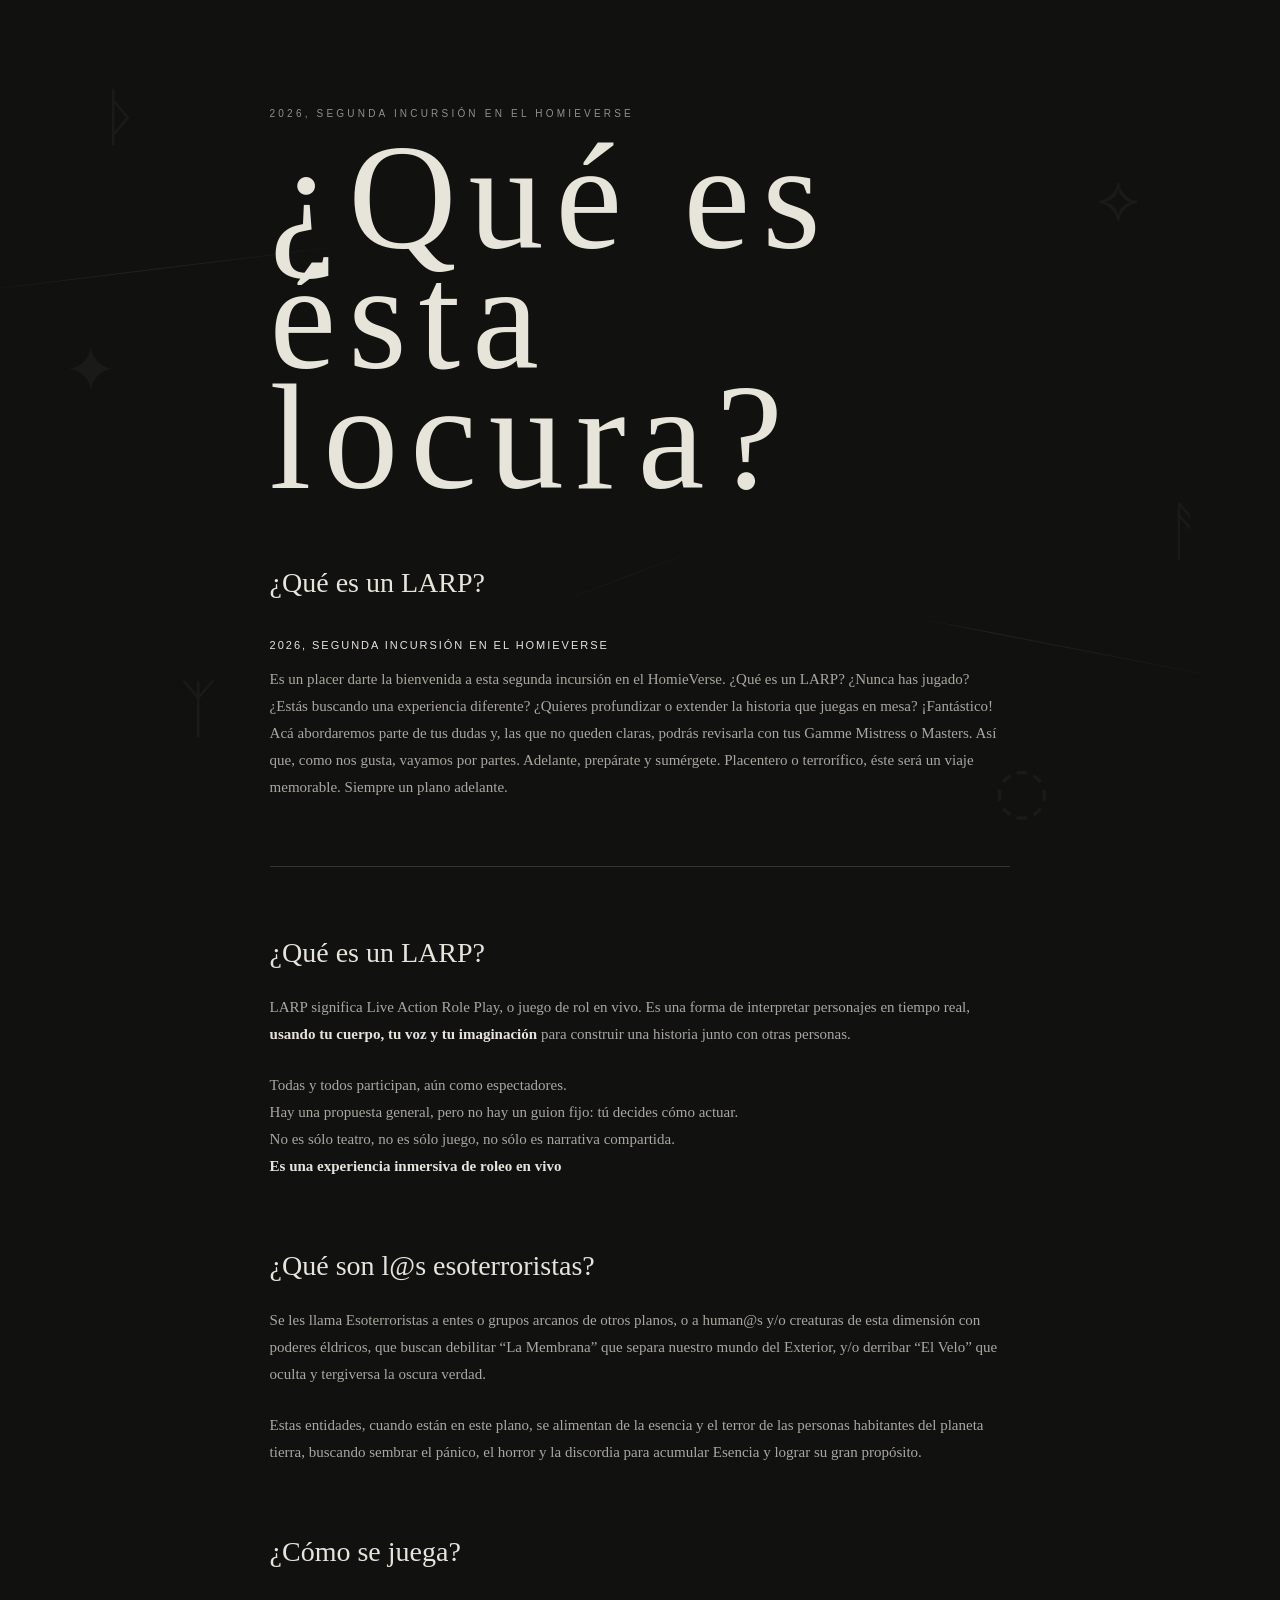
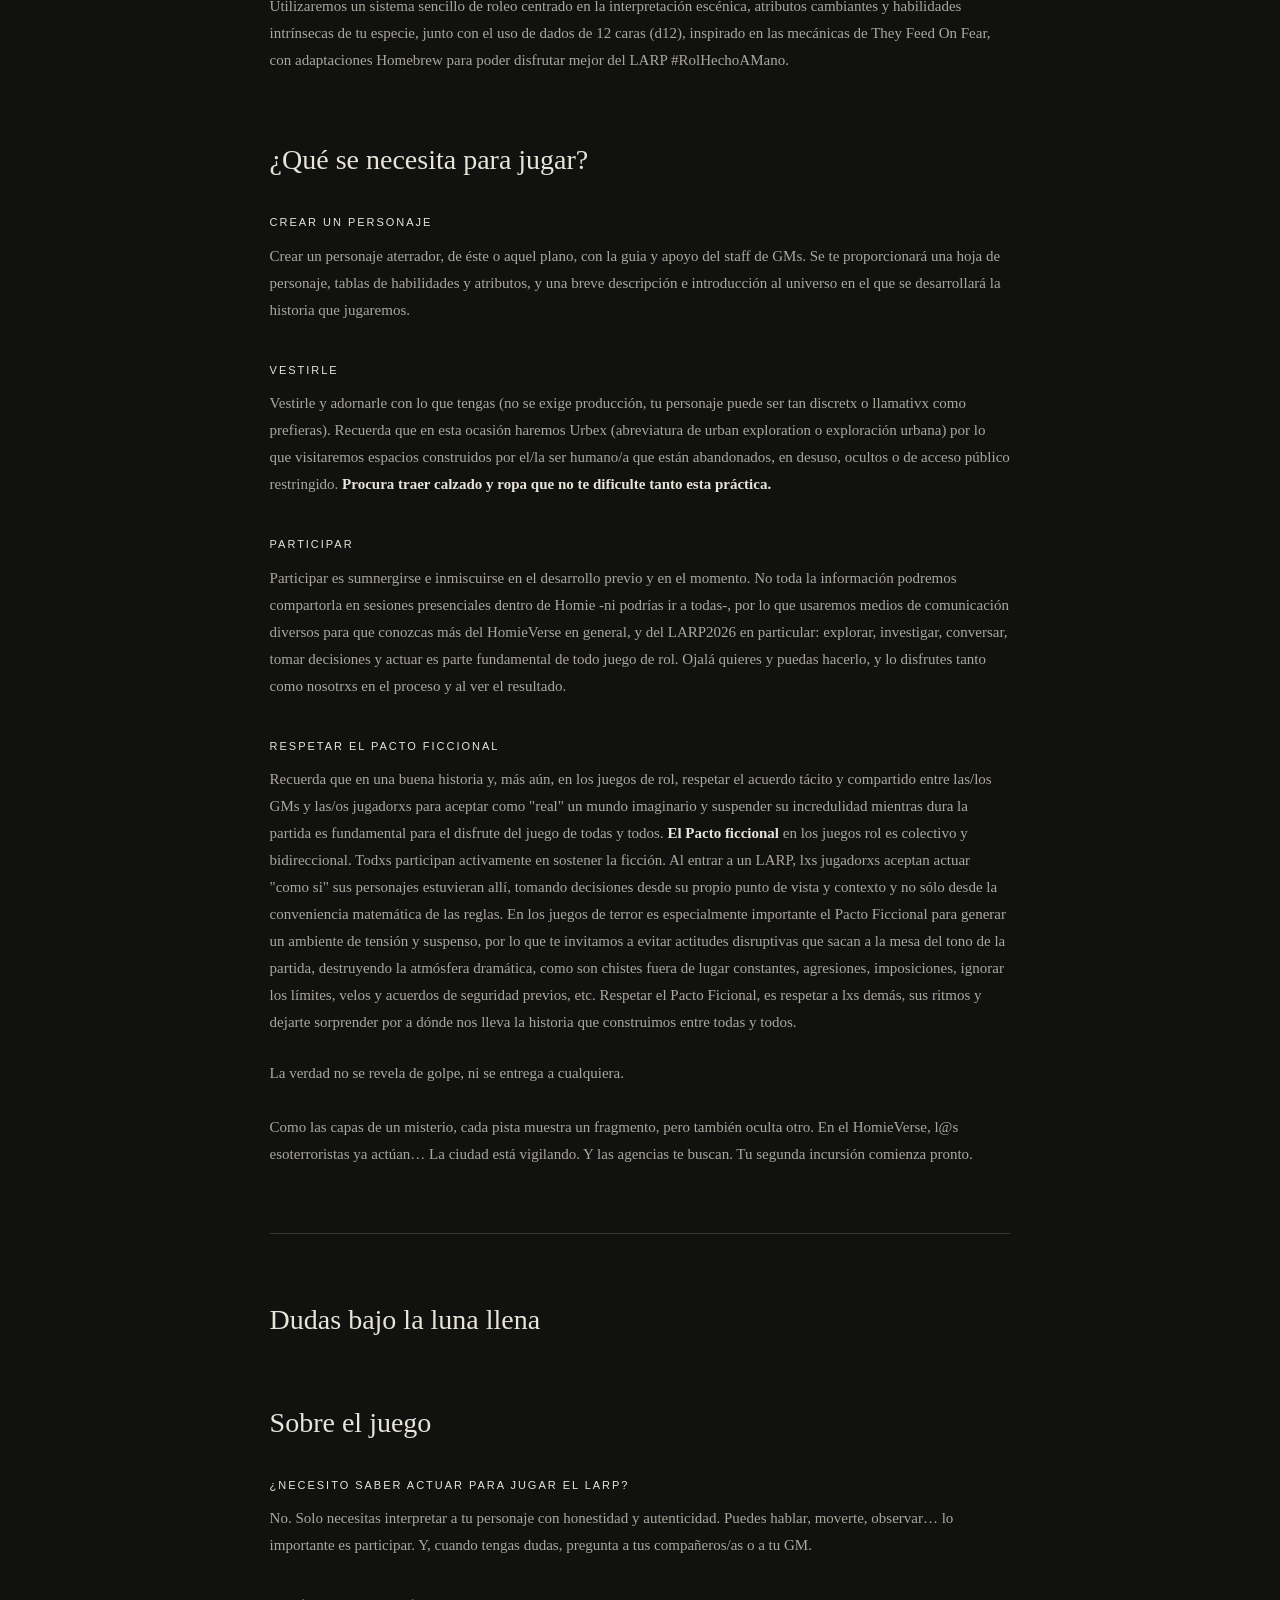
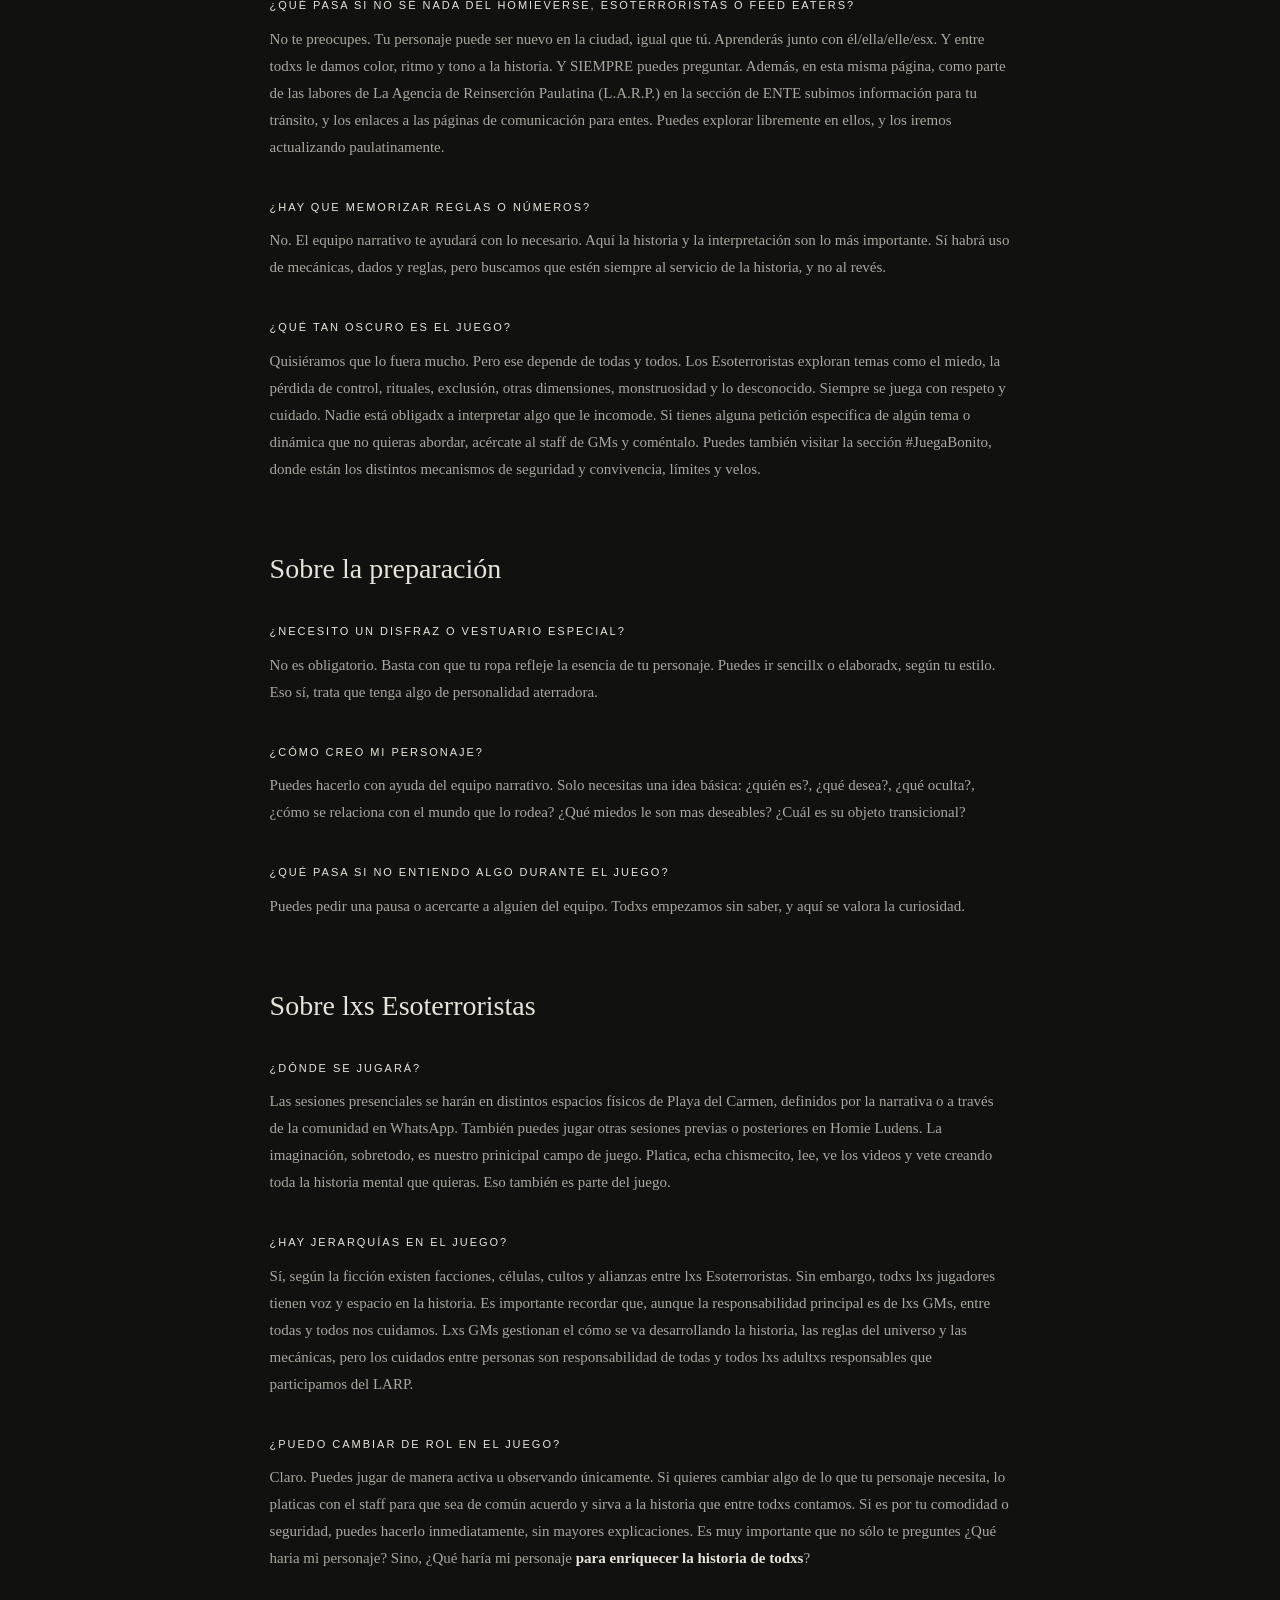
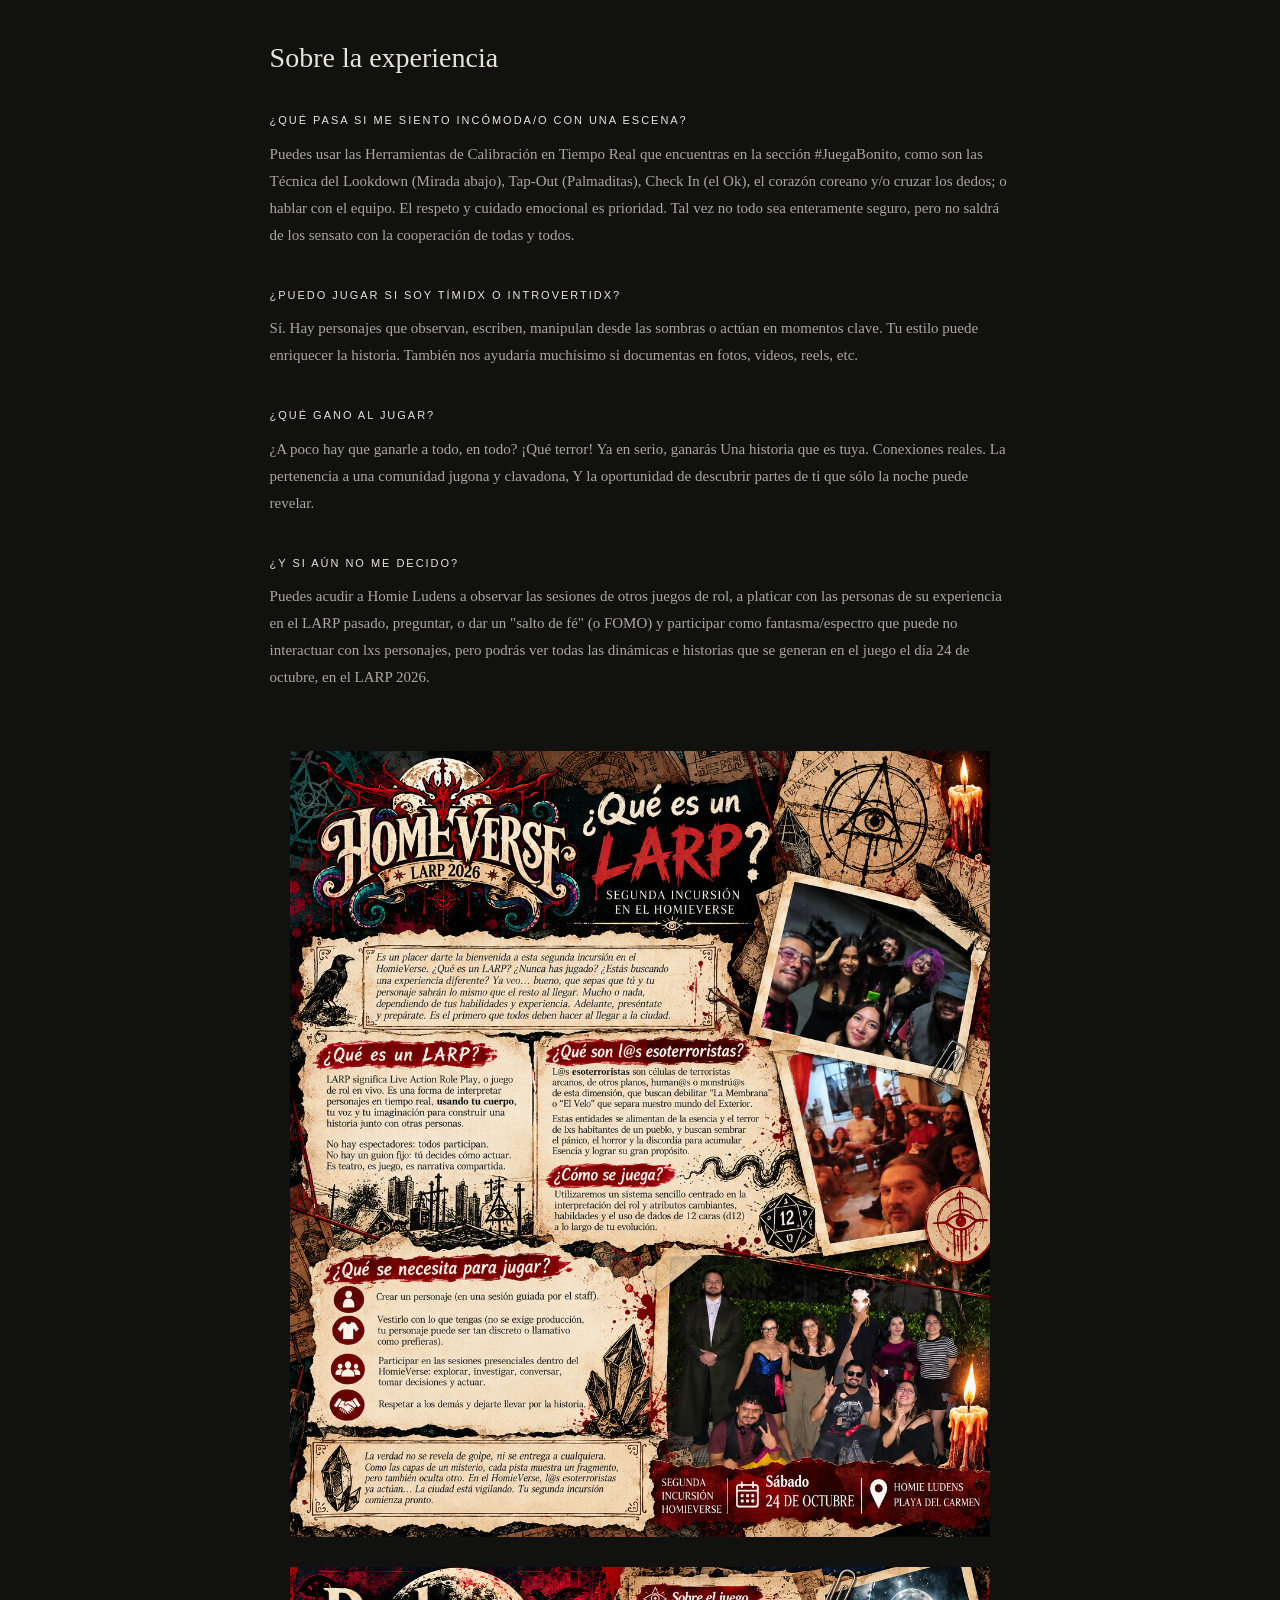
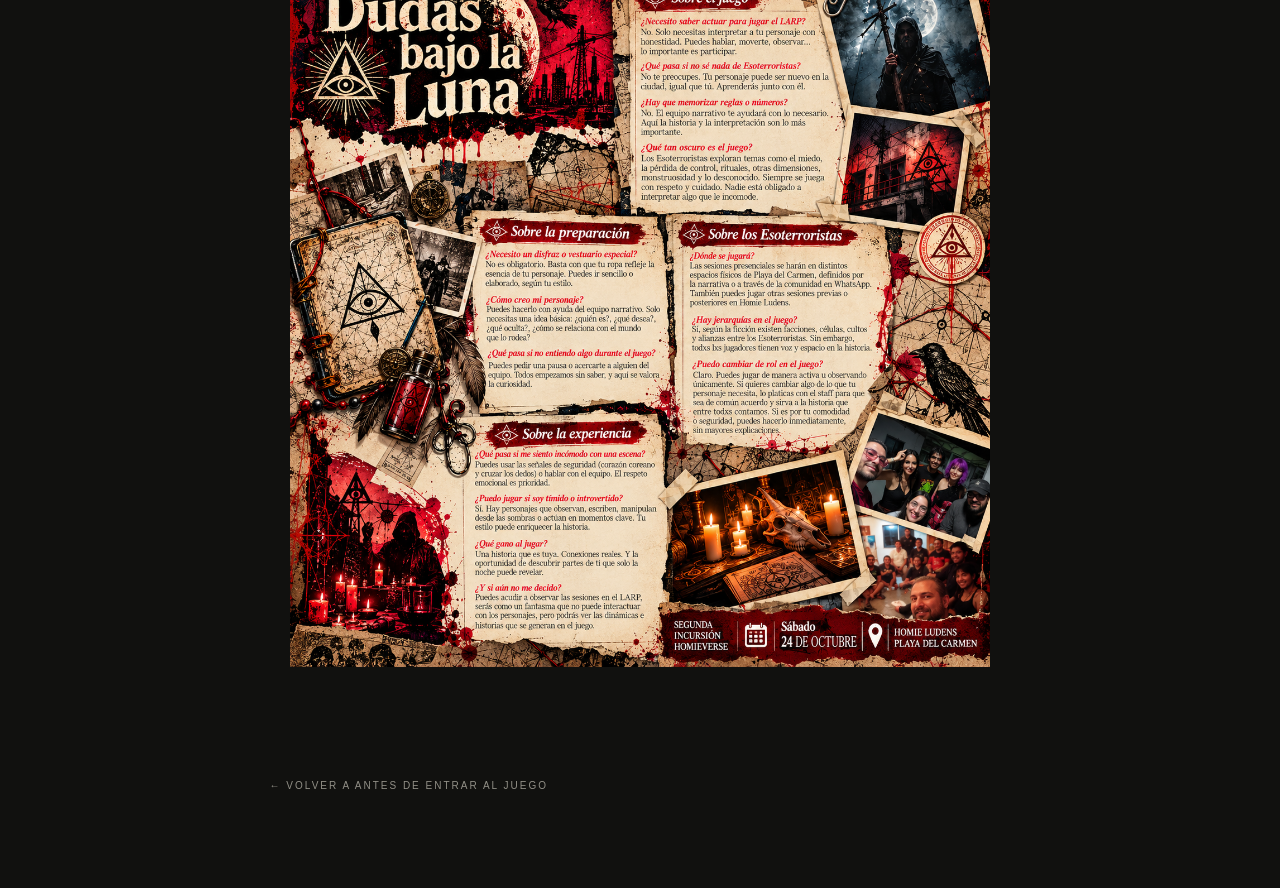
<file: que-es.html>
<!DOCTYPE html>
<html lang="es">

<head>

  <meta charset="UTF-8">

  <meta
    name="viewport"
    content="width=device-width, initial-scale=1.0"
  >

  <title>¿Qué es? // HomieVerse LARP</title>

  <link
    rel="stylesheet"
    href="style.css"
  >

  <style>

    .page-content {

      max-width: 760px;

      margin: 0 auto;

      color: #aaa79e;

      font-size: 15px;

      line-height: 1.8;

    }


    .page-content h2 {

      color: #e7e4da;

      font-size: 28px;

      font-weight: 400;

      line-height: 1.15;

      margin:
        70px
        0
        25px;

    }


    .page-content h3 {

      color: #e7e4da;

      font-family:
        Arial,
        Helvetica,
        sans-serif;

      font-size: 11px;

      font-weight: 400;

      letter-spacing: 0.18em;

      line-height: 1.5;

      text-transform: uppercase;

      margin:
        38px
        0
        12px;

    }


    .page-content p {

      margin:
        0
        0
        24px;

    }


    .page-content hr {

      border: 0;

      border-top:
        1px
        solid
        rgba(
          231,
          228,
          218,
          0.18
        );

      margin:
        65px
        0;

    }


    .page-content strong {

      color: #e7e4da;

      font-weight: 600;

    }


    .page-image {

      display: block;

      width: 100%;

      max-width: 700px;

      height: auto;

      margin:
        60px
        auto
        30px;

    }


    .page-image + .page-image {

      margin-top: 30px;

    }


    .back-link {

      display: inline-block;

      margin-top: 80px;

      color: #929087;

      font-family:
        Arial,
        Helvetica,
        sans-serif;

      font-size: 10px;

      letter-spacing: 0.2em;

      text-decoration: none;

      text-transform: uppercase;

    }


    .back-link:hover {

      color: #e7e4da;

    }


    @media (max-width: 650px) {

      .page-content {

        font-size: 15px;

      }


      .page-content h2 {

        font-size: 25px;

        margin-top: 55px;

      }

    }

  </style>

</head>


<body>


  <!-- CAPA ATMOSFÉRICA -->

  <div
    class="veil"
    aria-hidden="true"
  >

    <span class="glyph g1">ᚦ</span>
    <span class="glyph g2">⟡</span>
    <span class="glyph g3">ᛉ</span>
    <span class="glyph g4">◌</span>
    <span class="glyph g5">ᚨ</span>
    <span class="glyph g6">✦</span>

    <span class="tear tear-a"></span>
    <span class="tear tear-b"></span>
    <span class="tear tear-c"></span>

  </div>


  <!-- CONTENIDO -->

  <main
    class="meta-inner"
    style="position:relative; z-index:1;"
  >


    <p class="eyebrow">
      2026, SEGUNDA INCURSIÓN EN EL HOMIEVERSE
    </p>


    <h1>
      ¿Qué es ésta locura?
    </h1>


    <div class="page-content">


      <h2>
        ¿Qué es un LARP?
      </h2>


      <h3>
        2026, SEGUNDA INCURSIÓN EN EL HOMIEVERSE
      </h3>


      <p>
        Es un placer darte la bienvenida a esta segunda incursión en el HomieVerse.
        ¿Qué es un LARP? ¿Nunca has jugado? ¿Estás buscando una experiencia diferente? 
        ¿Quieres profundizar o extender la historia que juegas en mesa?
        ¡Fantástico! Acá abordaremos parte de tus dudas y, las que no queden claras,
        podrás revisarla con tus Gamme Mistress o Masters.
        Así que, como nos gusta, vayamos por partes. Adelante, prepárate y sumérgete.
        Placentero o terrorífico, éste será un viaje memorable.
        Siempre un plano adelante.
      </p>


      <hr>


      <h2>
        ¿Qué es un LARP?
      </h2>


      <p>
        LARP significa Live Action Role Play, o juego de rol en vivo.
        Es una forma de interpretar personajes en tiempo real,
        <strong>usando tu cuerpo, tu voz y tu imaginación</strong>
        para construir una historia junto con otras personas.
      </p>


      <p>
        Todas y todos participan, aún como espectadores.
        <br>
        Hay una propuesta general, pero no hay un guion fijo: tú decides cómo actuar.
        <br>
        No es sólo teatro, no es sólo juego, no sólo es narrativa compartida.
        <br>
        <strong>Es una experiencia inmersiva de roleo en vivo</strong>
      </p>


      <h2>
        ¿Qué son l@s esoterroristas?
      </h2>


      <p>
        Se les llama Esoterroristas a entes o grupos arcanos de otros planos,
        o a human@s y/o creaturas de esta dimensión con poderes éldricos,
        que buscan debilitar “La Membrana” que separa nuestro mundo del Exterior,
        y/o derribar “El Velo” que oculta y tergiversa la oscura verdad.
      </p>


      <p>
        Estas entidades, cuando están en este plano, se alimentan de la esencia y el terror
        de las personas habitantes del planeta tierra, buscando sembrar el pánico,
        el horror y la discordia para acumular Esencia y lograr su gran propósito.
      </p>


      <h2>
        ¿Cómo se juega?
      </h2>


      <p>
        Utilizaremos un sistema sencillo de roleo centrado en la interpretación escénica,
        atributos cambiantes y habilidades intrínsecas de tu especie, junto con el uso
        de dados de 12 caras (d12), inspirado en las mecánicas de They Feed On Fear, con
        adaptaciones Homebrew para poder disfrutar mejor del LARP         #RolHechoAMano.
      </p>


      <h2>
        ¿Qué se necesita para jugar?
      </h2>


      <h3>
        Crear un personaje
      </h3>


      <p>
        Crear un personaje aterrador, de éste o aquel plano, con la guia y apoyo del staff de GMs.
        Se te proporcionará una hoja de personaje, tablas de habilidades y atributos, y una breve
        descripción e introducción al universo en el que se desarrollará la historia que jugaremos.
      </p>


      <h3>
        Vestirle
      </h3>


      <p>
        Vestirle y adornarle con lo que tengas (no se exige producción,
        tu personaje puede ser tan discretx o llamativx como prefieras).
        Recuerda que en esta ocasión haremos Urbex (abreviatura de urban 
        exploration o exploración urbana) por lo que visitaremos 
        espacios construidos por el/la ser humano/a que están abandonados,
        en desuso, ocultos o de acceso público restringido.
        <strong>Procura traer calzado y ropa que no te dificulte tanto esta práctica.</strong>
      </p>


      <h3>
        Participar
      </h3>


      <p>
        Participar es sumnergirse e inmiscuirse en el desarrollo previo y
        en el momento. No toda la información podremos compartorla en
        sesiones presenciales dentro de Homie -ni podrías ir a todas-,
        por lo que usaremos medios de comunicación diversos para que
        conozcas más del HomieVerse en general, y del LARP2026 en particular:
        explorar, investigar, conversar, tomar decisiones y actuar es parte
        fundamental de todo juego de rol. Ojalá quieres y puedas hacerlo, y
        lo disfrutes tanto como nosotrxs en el proceso y al ver el resultado.
      </p>


      <h3>
        Respetar el Pacto Ficcional
      </h3>


      <p>
        Recuerda que en una buena historia y, más aún, en los juegos de rol, 
        respetar el acuerdo tácito y compartido entre las/los GMs y las/os
        jugadorxs para aceptar como "real" un mundo imaginario y 
        suspender su incredulidad mientras dura la partida es fundamental
        para el disfrute del juego de todas y todos. 
        <strong>El  Pacto ficcional</strong> en los juegos rol es colectivo
        y bidireccional. Todxs participan activamente en sostener la ficción.

        Al entrar a un LARP, lxs jugadorxs aceptan actuar "como si" sus personajes
        estuvieran allí, tomando decisiones desde su propio punto de vista y contexto
        y no sólo desde la conveniencia matemática de las reglas.

        En los juegos de terror es especialmente importante el Pacto Ficcional para
        generar un ambiente de tensión y suspenso, por lo que te invitamos a evitar
        actitudes disruptivas que sacan a la mesa del tono de la partida, destruyendo
        la atmósfera dramática, como son chistes fuera de lugar constantes, agresiones,
        imposiciones, ignorar los límites, velos y acuerdos de seguridad previos, etc.

        Respetar el Pacto Ficional, es respetar a lxs demás, sus ritmos y dejarte 
        sorprender por a dónde nos lleva la historia que construimos entre todas y todos.
        
        </p>
      </p>


      <p>
        La verdad no se revela de golpe, ni se entrega a cualquiera.
        <br><br>
        Como las capas de un misterio, cada pista muestra un fragmento,
        pero también oculta otro. En el HomieVerse, l@s esoterroristas
        ya actúan… La ciudad está vigilando. Y las agencias te buscan. 
        Tu segunda incursión comienza pronto. 
      </p>


      <hr>


      <h2>
        Dudas bajo la luna llena
      </h2>


      <h2>
        Sobre el juego
      </h2>


      <h3>
        ¿Necesito saber actuar para jugar el LARP?
      </h3>


      <p>
        No. Solo necesitas interpretar a tu personaje con honestidad y autenticidad.
        Puedes hablar, moverte, observar… lo importante es participar.
        Y, cuando tengas dudas, pregunta a tus compañeros/as o a tu GM.
      </p>


      <h3>
        ¿Qué pasa si no sé nada del Homieverse, Esoterroristas o Feed Eaters?
      </h3>


      <p>
        No te preocupes. Tu personaje puede ser nuevo en la ciudad, igual que tú. 
        Aprenderás junto con él/ella/elle/esx. Y entre todxs le damos color,
        ritmo y tono a la historia. Y SIEMPRE puedes preguntar.

        Además, en esta misma página, como parte de las labores de La Agencia de
        Reinserción Paulatina (L.A.R.P.) en la sección de ENTE subimos información
        para tu tránsito, y los enlaces a las páginas de comunicación para entes.
        Puedes explorar libremente en ellos, y los iremos actualizando paulatinamente.
      </p>


      <h3>
        ¿Hay que memorizar reglas o números?
      </h3>


      <p>
        No. El equipo narrativo te ayudará con lo necesario.
        Aquí la historia y la interpretación son lo más importante.
        Sí habrá uso de mecánicas, dados y reglas, pero buscamos
        que estén siempre al servicio de la historia, y no al revés.
      </p>


      <h3>
        ¿Qué tan oscuro es el juego?
      </h3>


      <p>
        Quisiéramos que lo fuera mucho. Pero ese depende de todas y todos.
        Los Esoterroristas exploran temas como el miedo, la pérdida de control,
        rituales, exclusión, otras dimensiones, monstruosidad y lo desconocido.
        Siempre se juega con respeto y cuidado. Nadie está obligadx a interpretar
        algo que le incomode. Si tienes alguna petición específica de algún tema
        o dinámica que no quieras abordar, acércate al staff de GMs y coméntalo.
        Puedes también visitar la sección #JuegaBonito, donde están los distintos
        mecanismos de seguridad y convivencia, límites y velos.
      </p>


      <h2>
        Sobre la preparación
      </h2>


      <h3>
        ¿Necesito un disfraz o vestuario especial?
      </h3>


      <p>
        No es obligatorio. Basta con que tu ropa refleje la esencia de tu personaje.
        Puedes ir sencillx o elaboradx, según tu estilo. Eso sí, trata que tenga
        algo de personalidad aterradora.
      </p>


      <h3>
        ¿Cómo creo mi personaje?
      </h3>


      <p>
        Puedes hacerlo con ayuda del equipo narrativo.
        Solo necesitas una idea básica: ¿quién es?, ¿qué desea?,
        ¿qué oculta?, ¿cómo se relaciona con el mundo que lo rodea?
        ¿Qué miedos le son mas deseables? ¿Cuál es su objeto transicional?
      </p>


      <h3>
        ¿Qué pasa si no entiendo algo durante el juego?
      </h3>


      <p>
        Puedes pedir una pausa o acercarte a alguien del equipo.
        Todxs empezamos sin saber, y aquí se valora la curiosidad.
      </p>


      <h2>
        Sobre lxs Esoterroristas
      </h2>


      <h3>
        ¿Dónde se jugará?
      </h3>


      <p>
        Las sesiones presenciales se harán en distintos espacios físicos
        de Playa del Carmen, definidos por la narrativa o a través de la
        comunidad en WhatsApp. También puedes jugar otras sesiones previas
        o posteriores en Homie Ludens. 
        La imaginación, sobretodo, es nuestro prinicipal campo de juego.
        Platica, echa chismecito, lee, ve los videos y vete creando toda
        la historia mental que quieras. Eso también es parte del juego.
      </p>


      <h3>
        ¿Hay jerarquías en el juego?
      </h3>


      <p>
        Sí, según la ficción existen facciones, células, cultos y alianzas
        entre lxs Esoterroristas. Sin embargo, todxs lxs jugadores tienen
        voz y espacio en la historia. 
        Es importante recordar que, aunque la responsabilidad principal es
        de lxs GMs, entre todas y todos nos cuidamos. Lxs GMs gestionan el
        cómo se va desarrollando la historia, las reglas del universo y las
        mecánicas, pero los cuidados entre personas son responsabilidad de
        todas y todos lxs adultxs responsables que participamos del LARP.
      </p>


      <h3>
        ¿Puedo cambiar de rol en el juego?
      </h3>


      <p>
        Claro. Puedes jugar de manera activa u observando únicamente.
        Si quieres cambiar algo de lo que tu personaje necesita,
        lo platicas con el staff para que sea de común acuerdo y sirva
        a la historia que entre todxs contamos. Si es por tu comodidad
        o seguridad, puedes hacerlo inmediatamente, sin mayores explicaciones.
        Es muy importante que no sólo te preguntes ¿Qué haria mi personaje?
        Sino, ¿Qué haría mi personaje <strong>para enriquecer la historia de todxs</strong>?
      </p>


      <h2>
        Sobre la experiencia
      </h2>


      <h3>
        ¿Qué pasa si me siento incómoda/o con una escena?
      </h3>


      <p>
        Puedes usar las Herramientas de Calibración en Tiempo Real que
        encuentras en la sección #JuegaBonito, como son las Técnica del
        Lookdown (Mirada abajo), Tap-Out (Palmaditas), Check In (el Ok), 
        el corazón coreano y/o cruzar los dedos; o hablar con el equipo. 
        El respeto y cuidado emocional es prioridad. Tal vez no todo
        sea enteramente seguro, pero no saldrá de los sensato con la
        cooperación de todas y todos.
      </p>


      <h3>
        ¿Puedo jugar si soy tímidx o introvertidx?
      </h3>


      <p>
        Sí. Hay personajes que observan, escriben, manipulan desde las sombras
        o actúan en momentos clave. Tu estilo puede enriquecer la historia.
        También nos ayudaría muchísimo si documentas en fotos, videos, reels, etc.
      </p>


      <h3>
        ¿Qué gano al jugar?
      </h3>


      <p>
        ¿A poco hay que ganarle a todo, en todo? ¡Qué terror! 
        Ya en serio, ganarás Una historia que es tuya. Conexiones reales.
        La pertenencia a una comunidad jugona y clavadona,
        Y la oportunidad de descubrir partes de ti que sólo la noche puede revelar.
      </p>


      <h3>
        ¿Y si aún no me decido?
      </h3>


      <p>
        Puedes acudir a Homie Ludens a observar las sesiones de otros juegos de rol,
        a platicar con las personas de su experiencia en el LARP pasado, preguntar,
        o dar un "salto de fé" (o FOMO) y participar como fantasma/espectro que 
        puede no interactuar con lxs personajes, pero podrás ver todas las dinámicas
        e historias que se generan en el juego el día 24 de octubre, en el LARP 2026.
      </p>


      <!-- IMÁGENES -->

      <img
        class="page-image"
        src="LARP01.png"
        alt="HomieVerse LARP 2026"
      >


      <img
        class="page-image"
        src="LARP02.png"
        alt="HomieVerse LARP 2026"
      >


      <a
        class="back-link"
        href="index.html#disclaimer"
      >
        ← VOLVER A ANTES DE ENTRAR AL JUEGO
      </a>


    </div>


  </main>


</body>

</html>
</file>
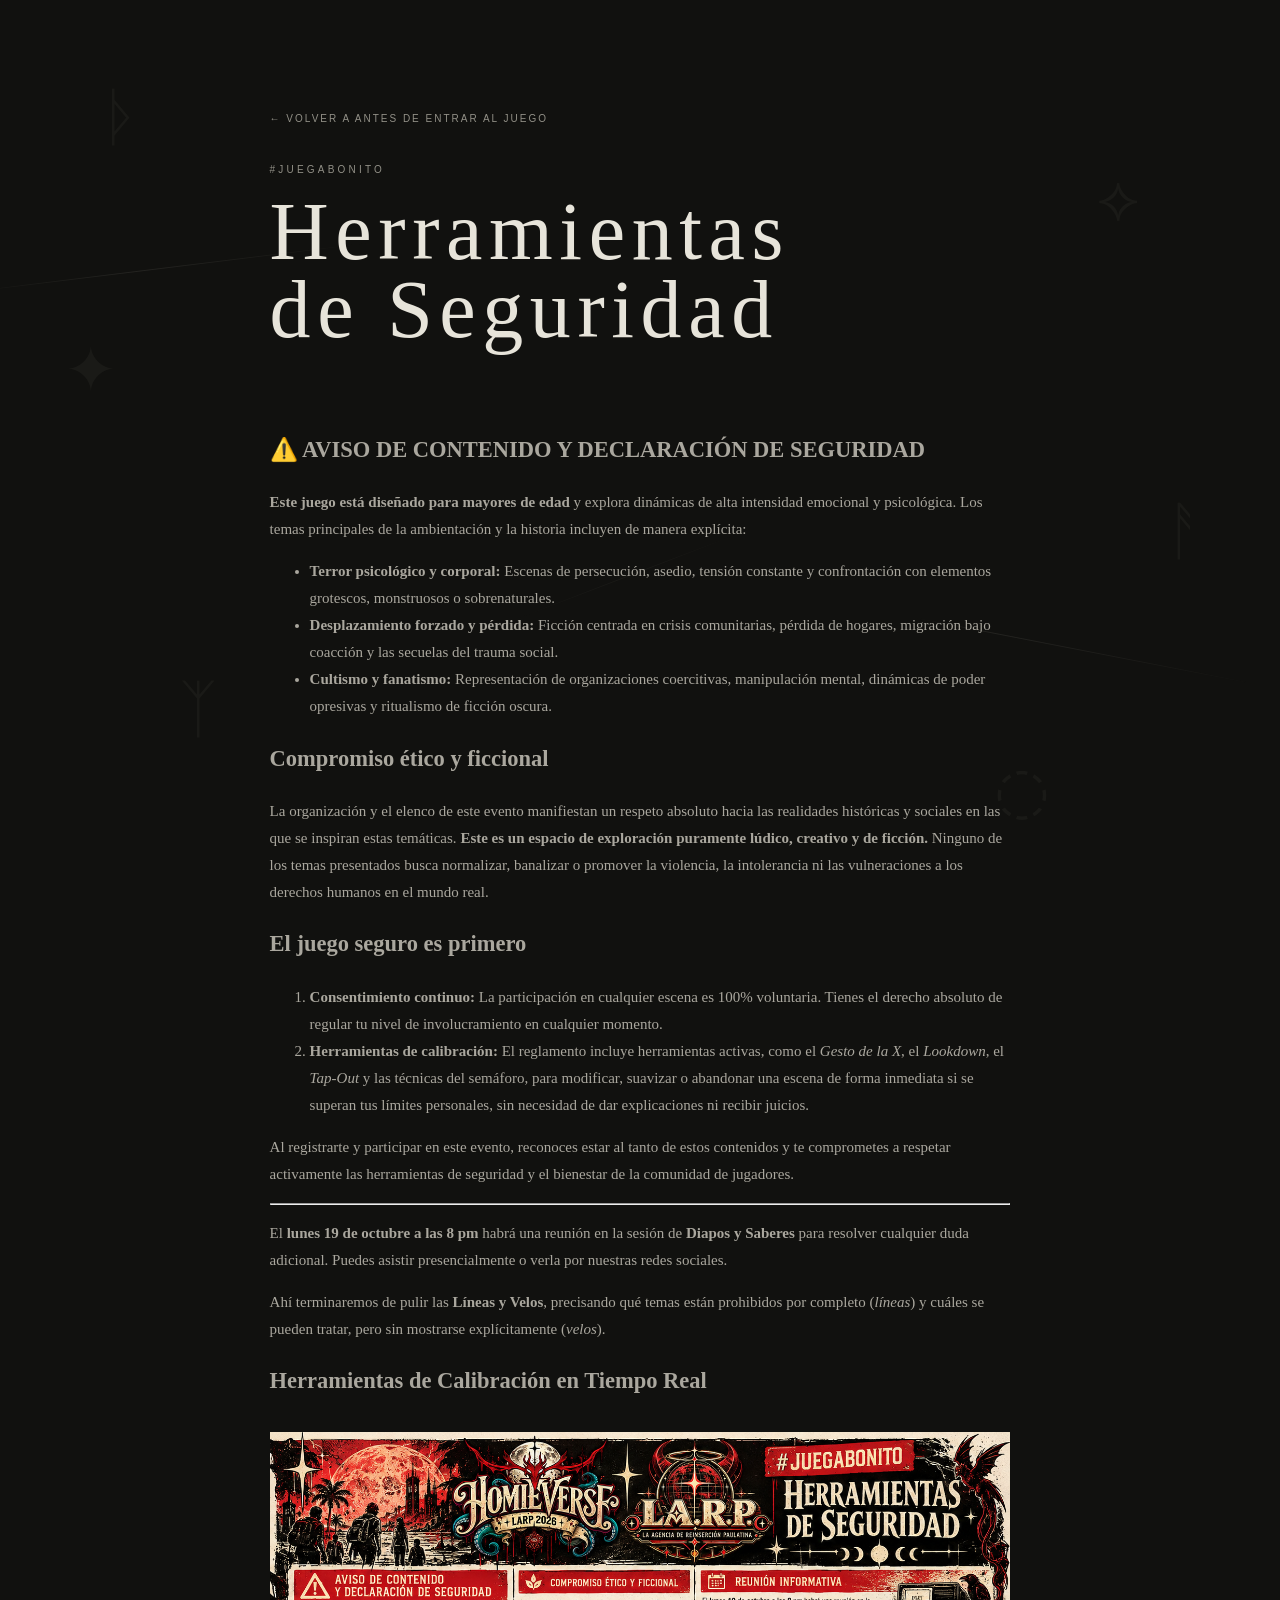
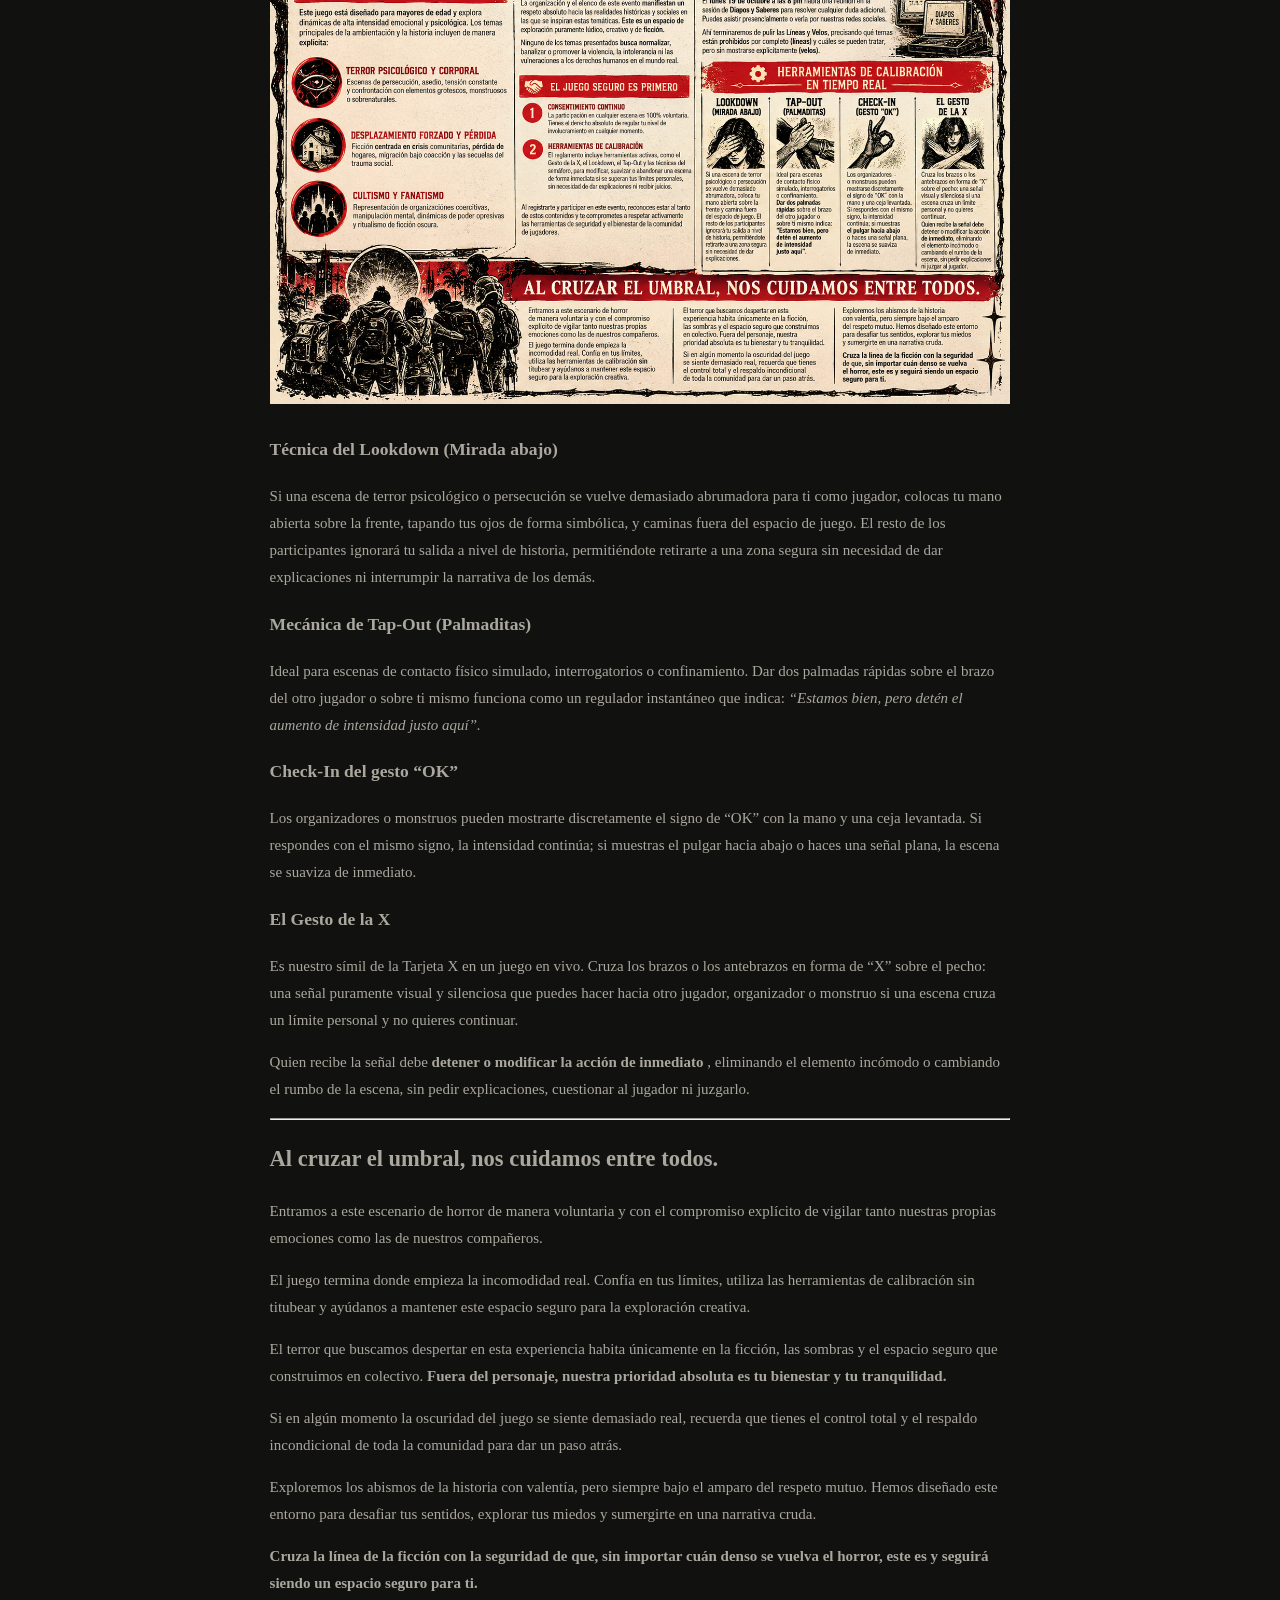
<file: seguridad.html>
<!DOCTYPE html>
<html lang="es">

<head>

  <meta charset="UTF-8">

  <meta
    name="viewport"
    content="width=device-width, initial-scale=1.0"
  >

  <title>
    #JuegaBonito // Herramientas de Seguridad
  </title>

  <meta
    name="description"
    content="Herramientas de seguridad y calibración para el LARP HomieVerse."
  >

  <link
    rel="stylesheet"
    href="style.css"
  >

</head>


<body>


  <!-- CAPA ATMOSFÉRICA -->

  <div
    class="veil"
    aria-hidden="true"
  >

    <span class="glyph g1">ᚦ</span>
    <span class="glyph g2">⟡</span>
    <span class="glyph g3">ᛉ</span>
    <span class="glyph g4">◌</span>
    <span class="glyph g5">ᚨ</span>
    <span class="glyph g6">✦</span>

    <span class="tear tear-a"></span>
    <span class="tear tear-b"></span>
    <span class="tear tear-c"></span>

  </div>


  <!-- CONTENIDO -->

  <main class="meta-inner">


    <a
      href="index.html#disclaimer"
      style="
        display:inline-block;
        margin-bottom:40px;
        font-family:Arial,sans-serif;
        font-size:10px;
        letter-spacing:0.2em;
        color:#929087;
        text-decoration:none;
        text-transform:uppercase;
      "
    >
      ← VOLVER A ANTES DE ENTRAR AL JUEGO
    </a>


    <p class="eyebrow">
      #JUEGABONITO
    </p>


    <h1
      style="
        font-size:clamp(42px,8vw,82px);
        font-weight:400;
        line-height:0.95;
        margin:0 0 9vh;
      "
    >
      Herramientas<br>
      de Seguridad
    </h1>


    <article
      style="
        max-width:760px;
        font-size:15px;
        line-height:1.8;
        color:#aaa79e;
      "
    >


      <h2>
        ⚠️ AVISO DE CONTENIDO Y DECLARACIÓN DE SEGURIDAD
      </h2>

      <p>
        <strong>Este juego está diseñado para mayores de edad</strong>
        y explora dinámicas de alta intensidad emocional y psicológica.
        Los temas principales de la ambientación y la historia incluyen
        de manera explícita:
      </p>


      <ul>

        <li>
          <strong>Terror psicológico y corporal:</strong>
          Escenas de persecución, asedio, tensión constante y
          confrontación con elementos grotescos, monstruosos o
          sobrenaturales.
        </li>

        <li>
          <strong>Desplazamiento forzado y pérdida:</strong>
          Ficción centrada en crisis comunitarias, pérdida de hogares,
          migración bajo coacción y las secuelas del trauma social.
        </li>

        <li>
          <strong>Cultismo y fanatismo:</strong>
          Representación de organizaciones coercitivas, manipulación
          mental, dinámicas de poder opresivas y ritualismo de ficción
          oscura.
        </li>

      </ul>


      <h2>
        Compromiso ético y ficcional
      </h2>

      <p>
        La organización y el elenco de este evento manifiestan un respeto
        absoluto hacia las realidades históricas y sociales en las que se
        inspiran estas temáticas.
        <strong>
          Este es un espacio de exploración puramente lúdico,
          creativo y de ficción.
        </strong>
        Ninguno de los temas presentados busca normalizar, banalizar o
        promover la violencia, la intolerancia ni las vulneraciones a
        los derechos humanos en el mundo real.
      </p>


      <h2>
        El juego seguro es primero
      </h2>


      <ol>

        <li>
          <strong>Consentimiento continuo:</strong>
          La participación en cualquier escena es 100% voluntaria.
          Tienes el derecho absoluto de regular tu nivel de
          involucramiento en cualquier momento.
        </li>

        <li>
          <strong>Herramientas de calibración:</strong>
          El reglamento incluye herramientas activas, como el
          <em>Gesto de la X</em>, el <em>Lookdown</em>,
          el <em>Tap-Out</em> y las técnicas del semáforo,
          para modificar, suavizar o abandonar una escena de forma
          inmediata si se superan tus límites personales, sin necesidad
          de dar explicaciones ni recibir juicios.
        </li>

      </ol>


      <p>
        Al registrarte y participar en este evento, reconoces estar al
        tanto de estos contenidos y te comprometes a respetar activamente
        las herramientas de seguridad y el bienestar de la comunidad
        de jugadores.
      </p>


      <hr>


      <p>
        El <strong>lunes 19 de octubre a las 8 pm</strong> habrá una
        reunión en la sesión de <strong>Diapos y Saberes</strong> para
        resolver cualquier duda adicional. Puedes asistir presencialmente
        o verla por nuestras redes sociales.
      </p>

      <p>
        Ahí terminaremos de pulir las <strong>Líneas y Velos</strong>,
        precisando qué temas están prohibidos por completo
        (<em>líneas</em>) y cuáles se pueden tratar, pero sin mostrarse
        explícitamente (<em>velos</em>).
      </p>


      <h2>
        Herramientas de Calibración en Tiempo Real
      </h2>

      
<div class="seguridad-imagen">
  <img
    src="Seguridad.png"
    alt="Herramientas de seguridad del LARP"
    style="display:block; width:100%; max-width:850px; height:auto; margin:30px auto;"
  >
</div>

      <h3>
        Técnica del Lookdown (Mirada abajo)
      </h3>

      <p>
        Si una escena de terror psicológico o persecución se vuelve
        demasiado abrumadora para ti como jugador, colocas tu mano
        abierta sobre la frente, tapando tus ojos de forma simbólica,
        y caminas fuera del espacio de juego. El resto de los
        participantes ignorará tu salida a nivel de historia,
        permitiéndote retirarte a una zona segura sin necesidad de dar
        explicaciones ni interrumpir la narrativa de los demás.
      </p>


      <h3>
        Mecánica de Tap-Out (Palmaditas)
      </h3>

      <p>
        Ideal para escenas de contacto físico simulado, interrogatorios
        o confinamiento. Dar dos palmadas rápidas sobre el brazo del
        otro jugador o sobre ti mismo funciona como un regulador
        instantáneo que indica:
        <em>
          “Estamos bien, pero detén el aumento de intensidad justo aquí”.
        </em>
      </p>


      <h3>
        Check-In del gesto “OK”
      </h3>

      <p>
        Los organizadores o monstruos pueden mostrarte discretamente
        el signo de “OK” con la mano y una ceja levantada. Si respondes
        con el mismo signo, la intensidad continúa; si muestras el
        pulgar hacia abajo o haces una señal plana, la escena se
        suaviza de inmediato.
      </p>


      <h3>
        El Gesto de la X
      </h3>

      <p>
        Es nuestro símil de la Tarjeta X en un juego en vivo. Cruza
        los brazos o los antebrazos en forma de “X” sobre el pecho:
        una señal puramente visual y silenciosa que puedes hacer hacia
        otro jugador, organizador o monstruo si una escena cruza un
        límite personal y no quieres continuar.
      </p>

      <p>
        Quien recibe la señal debe
        <strong>
          detener o modificar la acción de inmediato
        </strong>,
        eliminando el elemento incómodo o cambiando el rumbo de la
        escena, sin pedir explicaciones, cuestionar al jugador ni
        juzgarlo.
      </p>


      <hr>


      <h2>
        Al cruzar el umbral, nos cuidamos entre todos.
      </h2>

      <p>
        Entramos a este escenario de horror de manera voluntaria y con
        el compromiso explícito de vigilar tanto nuestras propias
        emociones como las de nuestros compañeros.
      </p>

      <p>
        El juego termina donde empieza la incomodidad real. Confía en
        tus límites, utiliza las herramientas de calibración sin
        titubear y ayúdanos a mantener este espacio seguro para la
        exploración creativa.
      </p>

      <p>
        El terror que buscamos despertar en esta experiencia habita
        únicamente en la ficción, las sombras y el espacio seguro que
        construimos en colectivo.
        <strong>
          Fuera del personaje, nuestra prioridad absoluta es tu bienestar
          y tu tranquilidad.
        </strong>
      </p>

      <p>
        Si en algún momento la oscuridad del juego se siente demasiado
        real, recuerda que tienes el control total y el respaldo
        incondicional de toda la comunidad para dar un paso atrás.
      </p>

      <p>
        Exploremos los abismos de la historia con valentía, pero siempre
        bajo el amparo del respeto mutuo. Hemos diseñado este entorno
        para desafiar tus sentidos, explorar tus miedos y sumergirte
        en una narrativa cruda.
      </p>

      <p>
        <strong>
          Cruza la línea de la ficción con la seguridad de que,
          sin importar cuán denso se vuelva el horror, este es y
          seguirá siendo un espacio seguro para ti.
        </strong>
      </p>


    </article>


  </main>


</body>

</html>
</file>
<file: style.css>
:root {

  --paper: #11110f;
  --ink: #e7e4da;
  --muted: #929087;

  --line: rgba(231, 228, 218, 0.18);

  --ghost: rgba(231, 228, 218, 0.055);

  --accent: #b9b3a4;

}


/* RESET */

* {
  box-sizing: border-box;
}


html {
  scroll-behavior: smooth;
}


body {

  margin: 0;

  background: var(--paper);

  color: var(--ink);

  font-family:
    Georgia,
    "Times New Roman",
    serif;

  min-height: 100vh;

  overflow-x: hidden;

}


button,
a {
  font: inherit;
  color: inherit;
}


button {
  cursor: pointer;
}


/* ---------------------------------
   CAPA ATMOSFÉRICA
--------------------------------- */

.veil {

  position: fixed;

  inset: 0;

  pointer-events: none;

  overflow: hidden;

  z-index: 0;

}


/* GLIFOS */

.glyph {

  position: absolute;

  color:
    rgba(
      231,
      228,
      218,
      0.045
    );

  font-family: serif;

  font-size:
    clamp(
      30px,
      5vw,
      75px
    );

  font-weight: 400;

}


.g1 {
  top: 9%;
  left: 8%;
}

.g2 {
  top: 18%;
  right: 11%;
}

.g3 {
  bottom: 17%;
  left: 14%;
}

.g4 {
  bottom: 8%;
  right: 18%;
}

.g5 {
  top: 55%;
  right: 6%;
}

.g6 {
  top: 37%;
  left: 5%;
}


/* DESGARRES */

.tear {

  position: absolute;

  display: block;

  opacity: 0.09;

  filter: blur(0.2px);

}


.tear-a {

  width: 42vw;

  height: 1px;

  top: 29%;

  left: -4%;

  background:
    linear-gradient(
      90deg,
      transparent,
      #ddd8ca 35%,
      transparent 80%
    );

  transform:
    rotate(-7deg);

}


.tear-b {

  width: 32vw;

  height: 1px;

  bottom: 27%;

  right: -3%;

  background:
    linear-gradient(
      90deg,
      transparent,
      #ddd8ca 20%,
      transparent 90%
    );

  transform:
    rotate(11deg);

}


.tear-c {

  width: 20vw;

  height: 1px;

  top: 64%;

  left: 39%;

  background:
    linear-gradient(
      90deg,
      transparent,
      #ddd8ca,
      transparent
    );

  transform:
    rotate(-21deg);

  opacity: 0.045;

}


/* ---------------------------------
   PORTADA
--------------------------------- */

.landing {

  position: relative;

  z-index: 1;

  min-height: 100vh;

  max-width: 920px;

  margin: auto;

  padding:
    12vh
    7vw
    5vh;

  display: flex;

  flex-direction: column;

}


.brand {

  text-align: center;

  margin-bottom: 12vh;

}


.eyebrow {

  font-family:
    Arial,
    Helvetica,
    sans-serif;

  font-size: 10px;

  letter-spacing: 0.32em;

  color: var(--muted);

  margin:
    0
    0
    18px;

  text-transform: uppercase;

}


h1 {

  font-size:
    clamp(
      64px,
      15vw,
      150px
    );

  font-weight: 400;

  letter-spacing: 0.08em;

  line-height: 0.8;

  margin:
    0
    0
    20px;

}


.subtitle {

  font-family:
    Arial,
    Helvetica,
    sans-serif;

  font-size:
    clamp(
      11px,
      1.6vw,
      15px
    );

  letter-spacing: 0.45em;

  margin: 0;

  color: var(--muted);

}


/* ---------------------------------
   PUERTAS
--------------------------------- */

.doors {

  display: grid;

  grid-template-columns:
    1fr 1fr;

  gap: 1px;

  background: var(--line);

  border: 1px solid var(--line);

}


.door {

  position: relative;

  min-height: 170px;

  padding: 34px 28px;

  text-align: left;

  background:
    rgba(
      17,
      17,
      15,
      0.96
    );

  border: 0;

  transition:
    background 0.25s,
    transform 0.25s;

}


.door:hover {

  background: #191916;

  transform:
    translateY(-2px);

}


.door:nth-child(3) {

  grid-column: 1 / -1;

  min-height: 110px;

}


.door-index {

  display: block;

  font-family:
    Arial,
    sans-serif;

  font-size: 10px;

  color: var(--muted);

  letter-spacing: 0.2em;

  margin-bottom: 34px;

}


.door-title {

  display: block;

  font-size:
    clamp(
      22px,
      3vw,
      34px
    );

  letter-spacing: 0.08em;

}


.door-note {

  display: block;

  font-family:
    Arial,
    sans-serif;

  color: var(--muted);

  font-size: 10px;

  letter-spacing: 0.12em;

  margin-top: 12px;

  text-transform: uppercase;

}


.door-link {

  text-decoration: none;

}


/* ---------------------------------
   FOOTER
--------------------------------- */

footer {

  display: flex;

  justify-content: space-between;

  margin-top: auto;

  padding-top: 8vh;

  font:
    9px
    Arial,
    sans-serif;

  letter-spacing: 0.2em;

  color: #68675f;

}


/* ---------------------------------
   POPUP
--------------------------------- */

.modal {

  position: fixed;

  inset: 0;

  z-index: 20;

  background:
    rgba(
      5,
      5,
      4,
      0.82
    );

  backdrop-filter:
    blur(7px);

  display: none;

  align-items: center;

  justify-content: center;

  padding: 24px;

}


.modal.open {

  display: flex;

}


.modal-box {

  width:
    min(
      480px,
      100%
    );

  border:
    1px
    solid
    var(--line);

  background: #121210;

  padding:
    46px
    38px;

  text-align: center;

  box-shadow:
    0 25px
    80px
    rgba(
      0,
      0,
      0,
      0.5
    );

}


.warning-mark {

  font-family: Arial, sans-serif;

  font-size: 24px;

  margin:
    0
    0
    25px;

  color: var(--accent);

}


.modal h2 {

  font-size: 29px;

  font-weight: 400;

  letter-spacing: 0.04em;

  margin:
    0
    0
    20px;

}


.modal p:not(.eyebrow):not(.warning-mark) {

  font-size: 15px;

  line-height: 1.7;

  color: #bbb8ae;

}


.confirm {

  display: flex;

  align-items: center;

  justify-content: center;

  gap: 12px;

  margin:
    30px
    0;

  font:
    12px
    Arial,
    sans-serif;

  letter-spacing: 0.05em;

}


.confirm input {

  appearance: none;

  width: 16px;

  height: 16px;

  border:
    1px
    solid
    #77736a;

  background: transparent;

  cursor: pointer;

}


.confirm input:checked {

  background: #d8d3c5;

  box-shadow:
    inset
    0 0 0 4px
    #121210;

}


.continue,
.cancel {

  width: 100%;

  padding: 14px;

  background: transparent;

  border:
    1px
    solid
    var(--line);

  letter-spacing: 0.18em;

  font:
    10px
    Arial,
    sans-serif;

}


.continue:not(:disabled):hover {

  background: #e7e4da;

  color: #11110f;

}


.continue:disabled {

  opacity: 0.25;

  cursor: not-allowed;

}


.cancel {

  border: 0;

  margin-top: 12px;

  color: #77746c;

}


/* ---------------------------------
   DISCLAIMER
--------------------------------- */

.meta-panel {

  position: fixed;

  inset: 0;

  z-index: 10;

  background: #121210;

  transform:
    translateY(100%);

  transition:
    transform 0.5s ease;

  overflow: auto;

}


.meta-panel.open {

  transform:
    translateY(0);

}


.meta-inner {

  max-width: 920px;

  margin: auto;

  padding:
    12vh
    7vw
    10vh;

}


.meta-panel h2 {

  font-size:
    clamp(
      42px,
      8vw,
      82px
    );

  font-weight: 400;

  line-height: 0.95;

  margin:
    0
    0
    9vh;

}


.meta-grid {

  display: grid;

  grid-template-columns:
    1fr 1fr;

  gap: 1px;

  background: var(--line);

  border:
    1px
    solid
    var(--line);

}


.meta-grid article {

  padding: 30px;

  background: #121210;

  min-height: 180px;

}


.meta-grid h3 {

  font:
    10px
    Arial,
    sans-serif;

  letter-spacing: 0.22em;

  margin:
    0
    0
    25px;

}


.meta-grid p {

  color: #aaa79e;

  font-size: 14px;

  line-height: 1.7;

  max-width: 360px;

}


.close-meta {

  position: fixed;

  top: 28px;

  right: 32px;

  background: none;

  border: 0;

  font-size: 34px;

  font-weight: 200;

  color: #aaa;

  z-index: 2;

}


/* ---------------------------------
   MÓVIL
--------------------------------- */

@media (max-width: 650px) {

  .landing {

    padding-top: 9vh;

  }


  .brand {

    margin-bottom: 9vh;

  }


  .doors {

    grid-template-columns: 1fr;

  }


  .door:nth-child(3) {

    grid-column: auto;

  }


  .door {

    min-height: 145px;

  }


  .door-index {

    margin-bottom: 25px;

  }


  footer {

    flex-direction: column;

    gap: 10px;

  }


  .meta-grid {

    grid-template-columns: 1fr;

  }


  .meta-inner {

    padding-top: 12vh;

  }


  .modal-box {

    padding:
      38px
      25px;

  }

.larp-logo {
  display: block;
  width: min(92%, 760px);
  height: auto;
  margin: 2rem auto;
}

}
</file>
